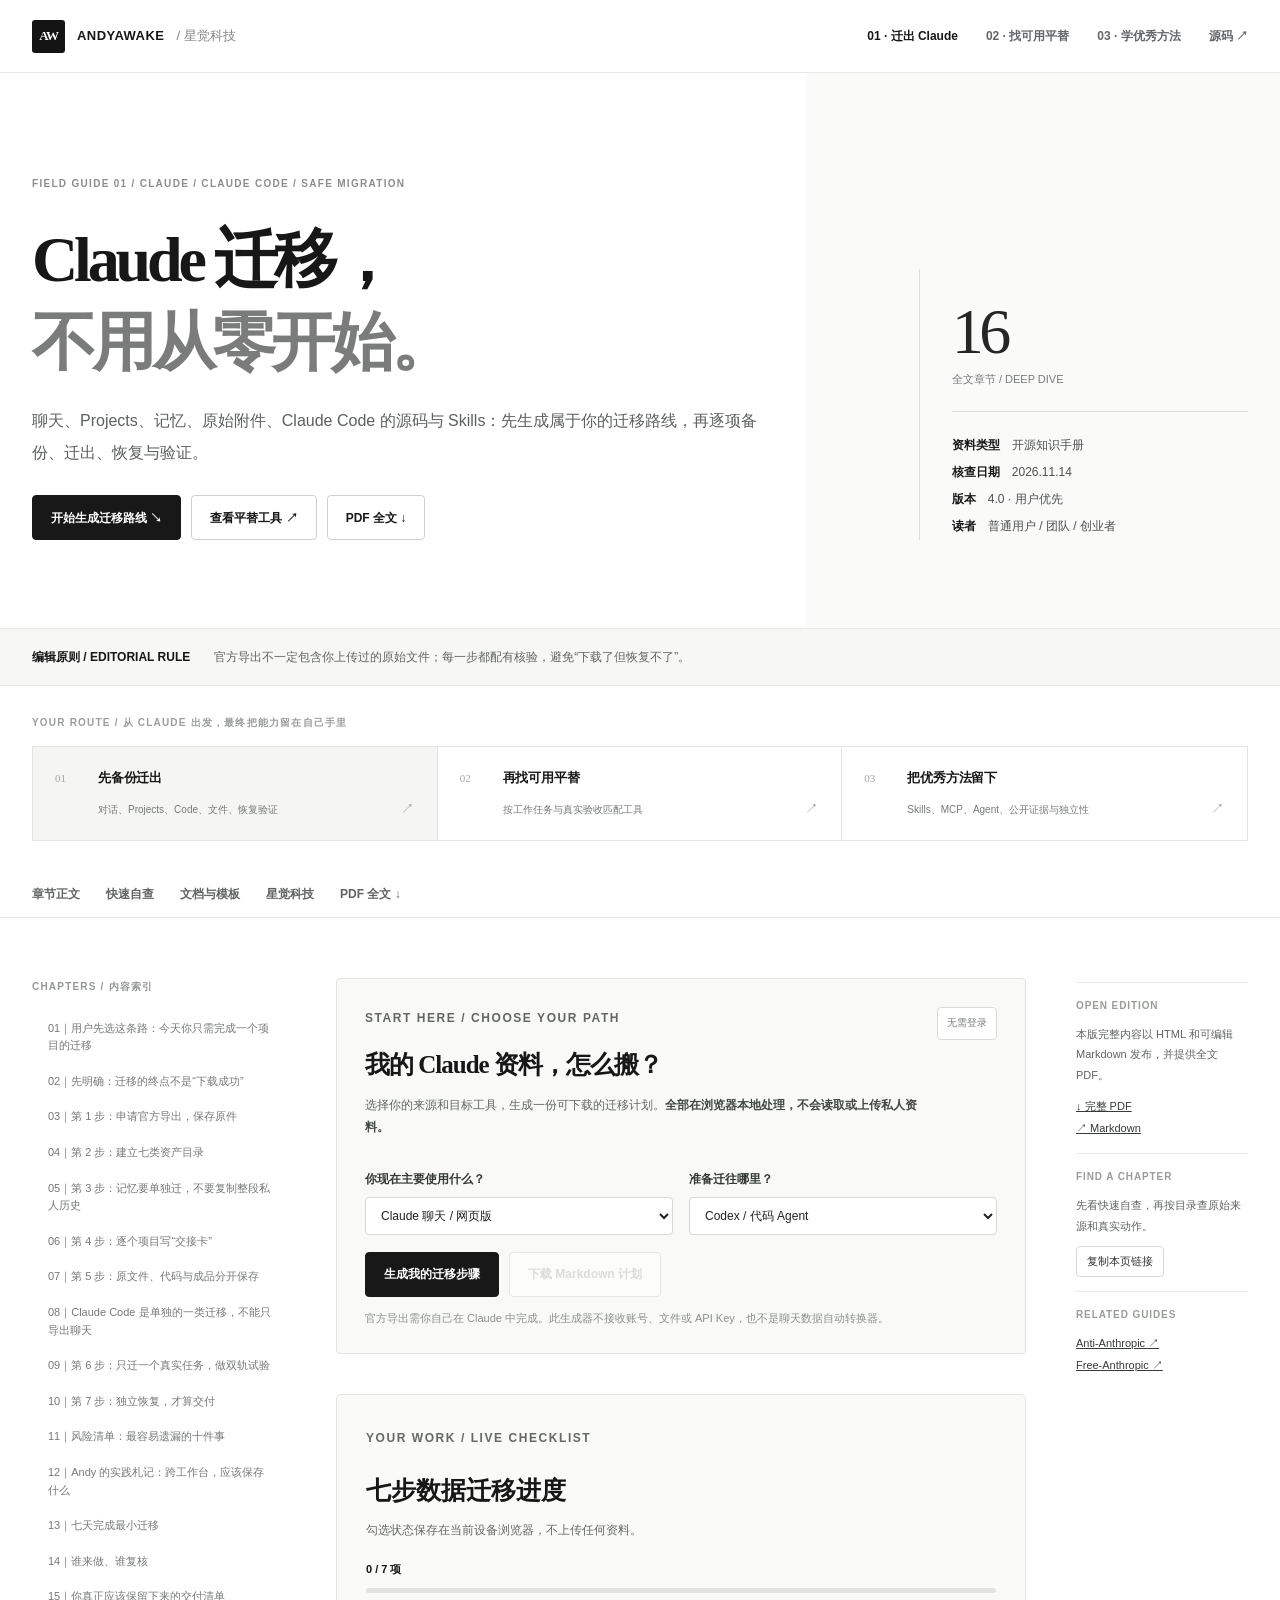
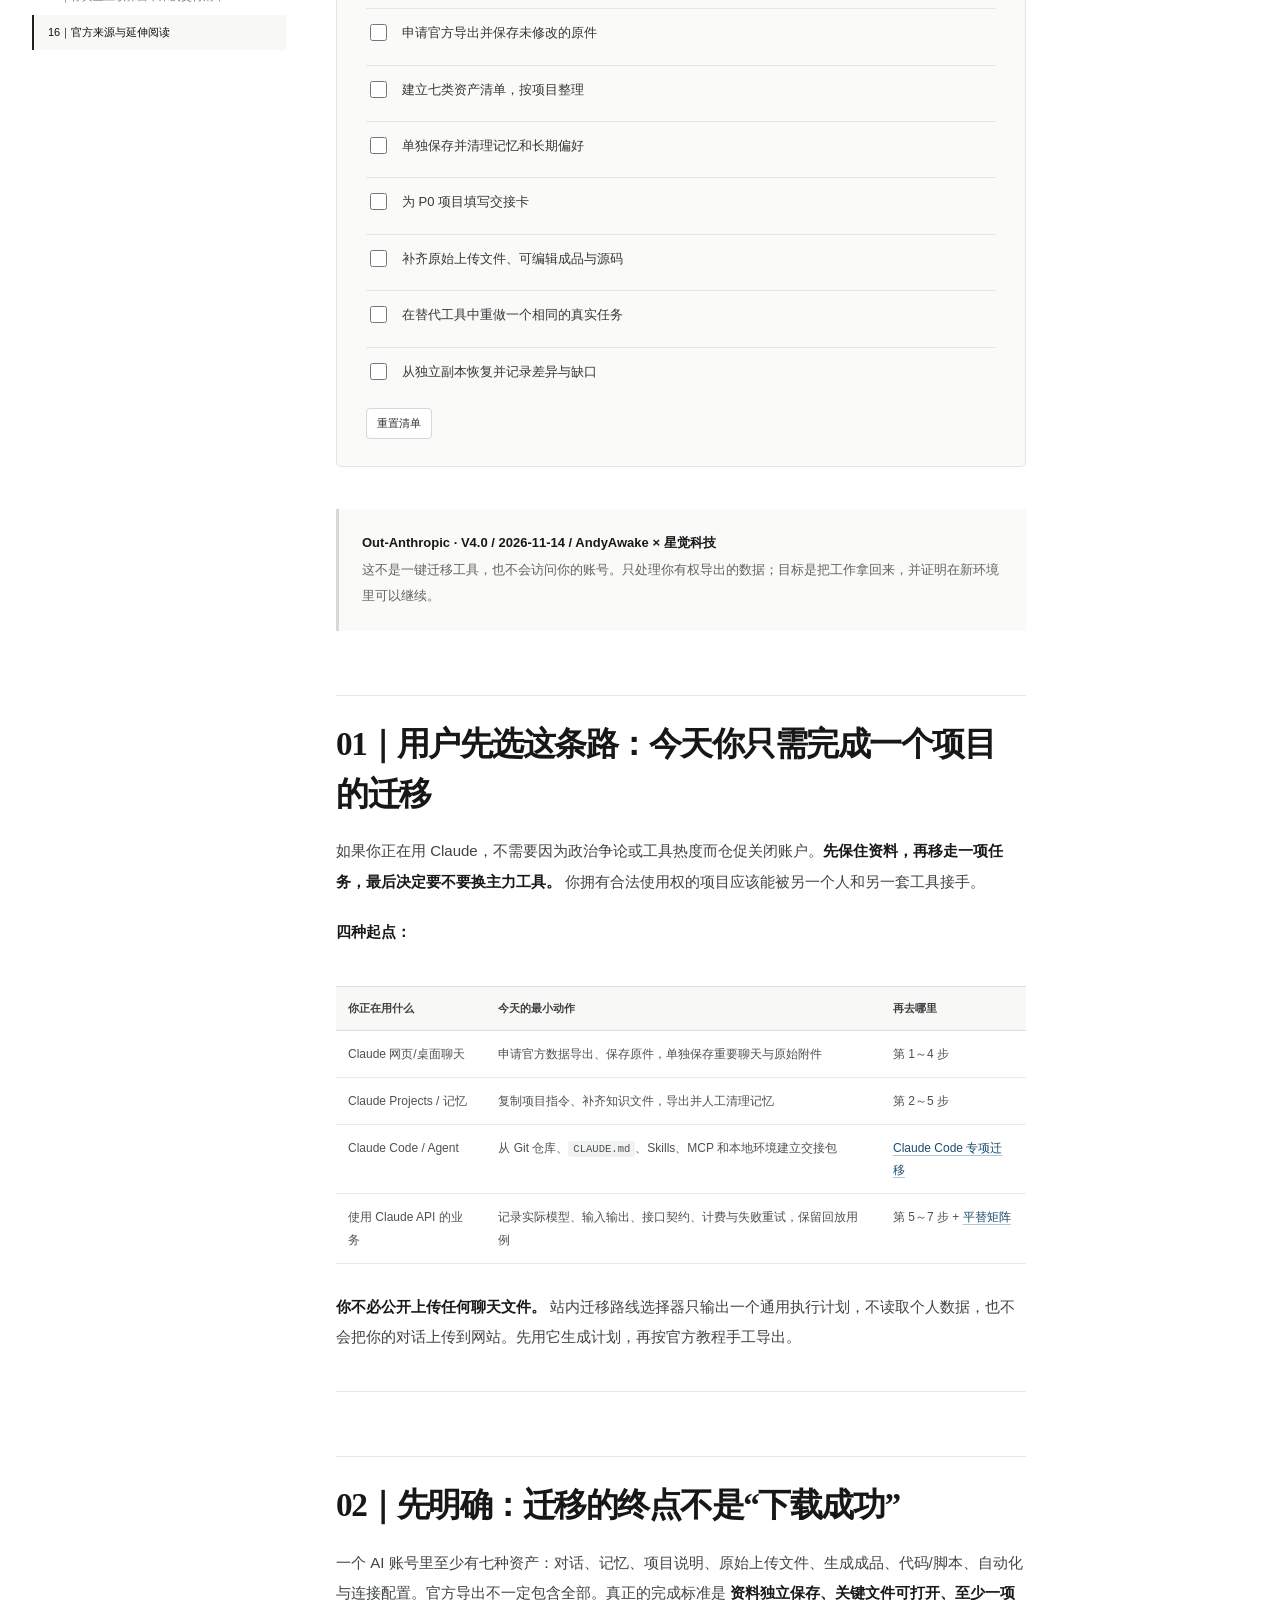
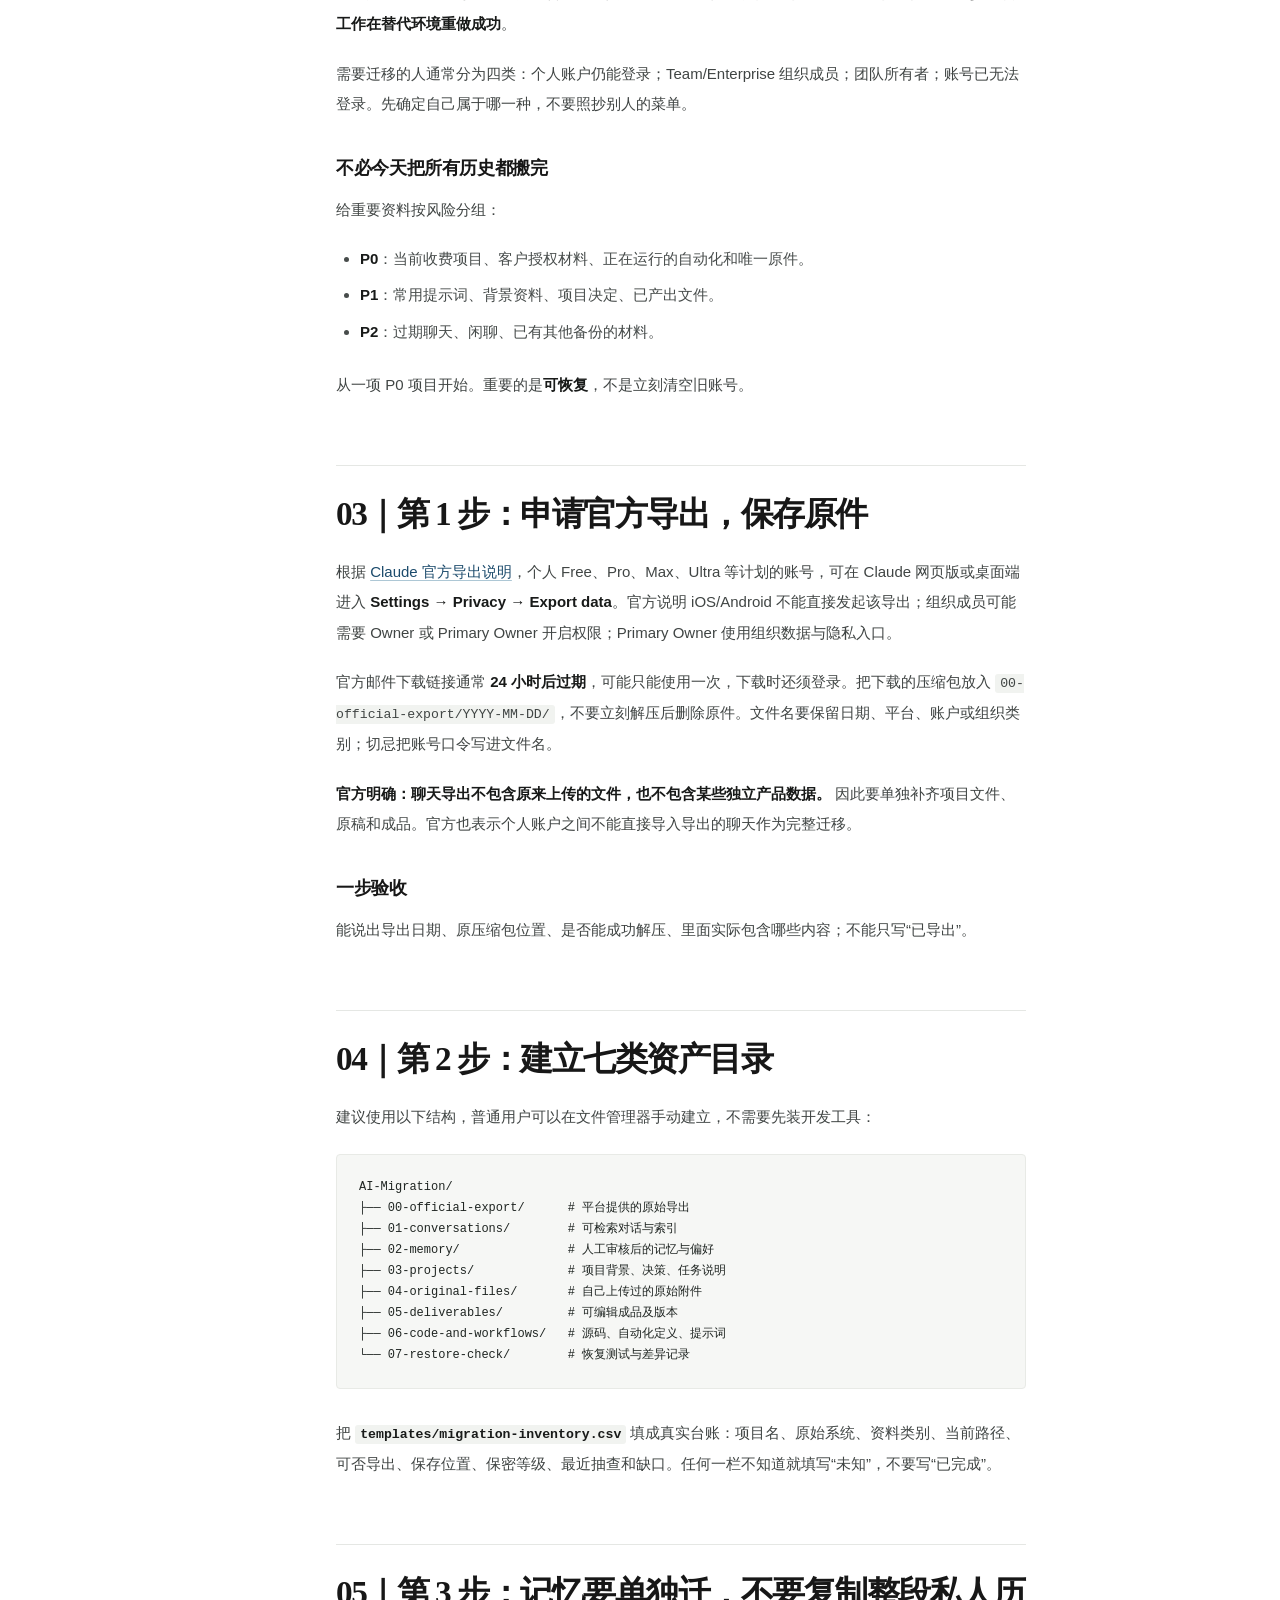
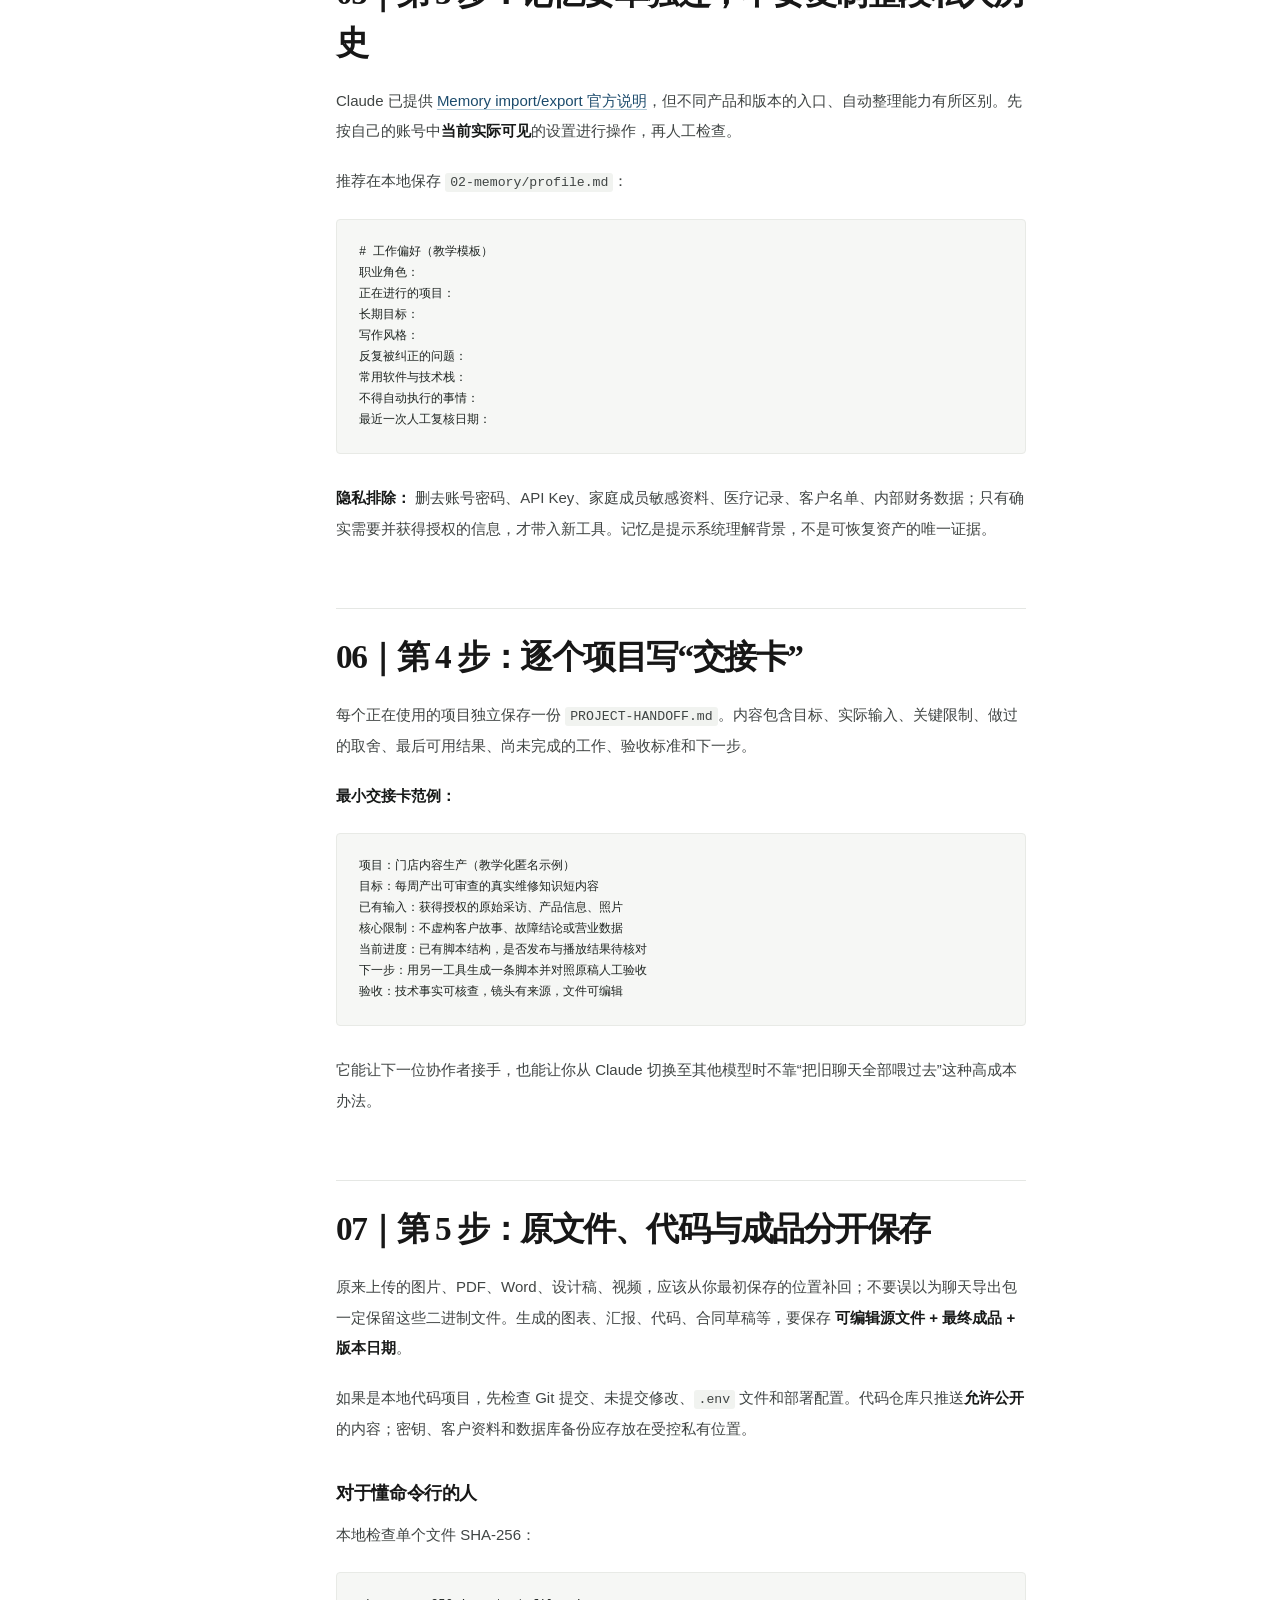
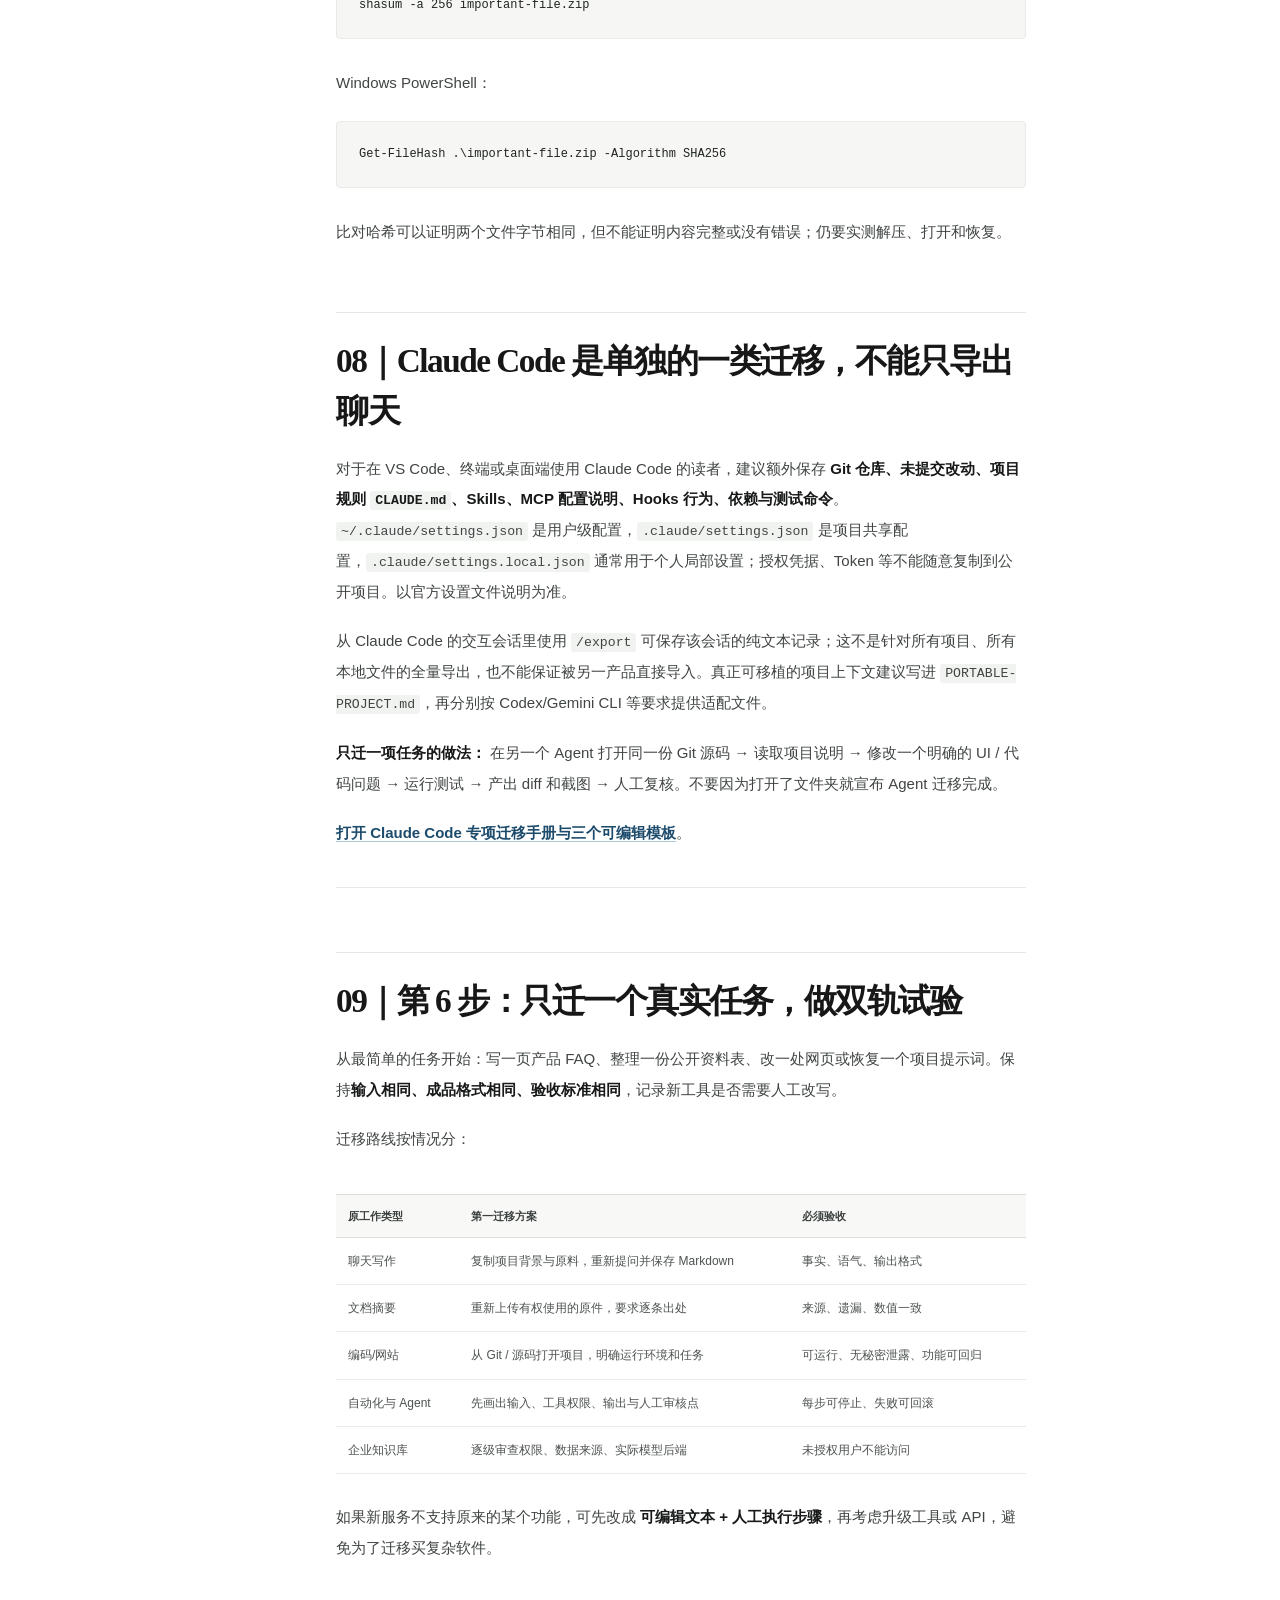
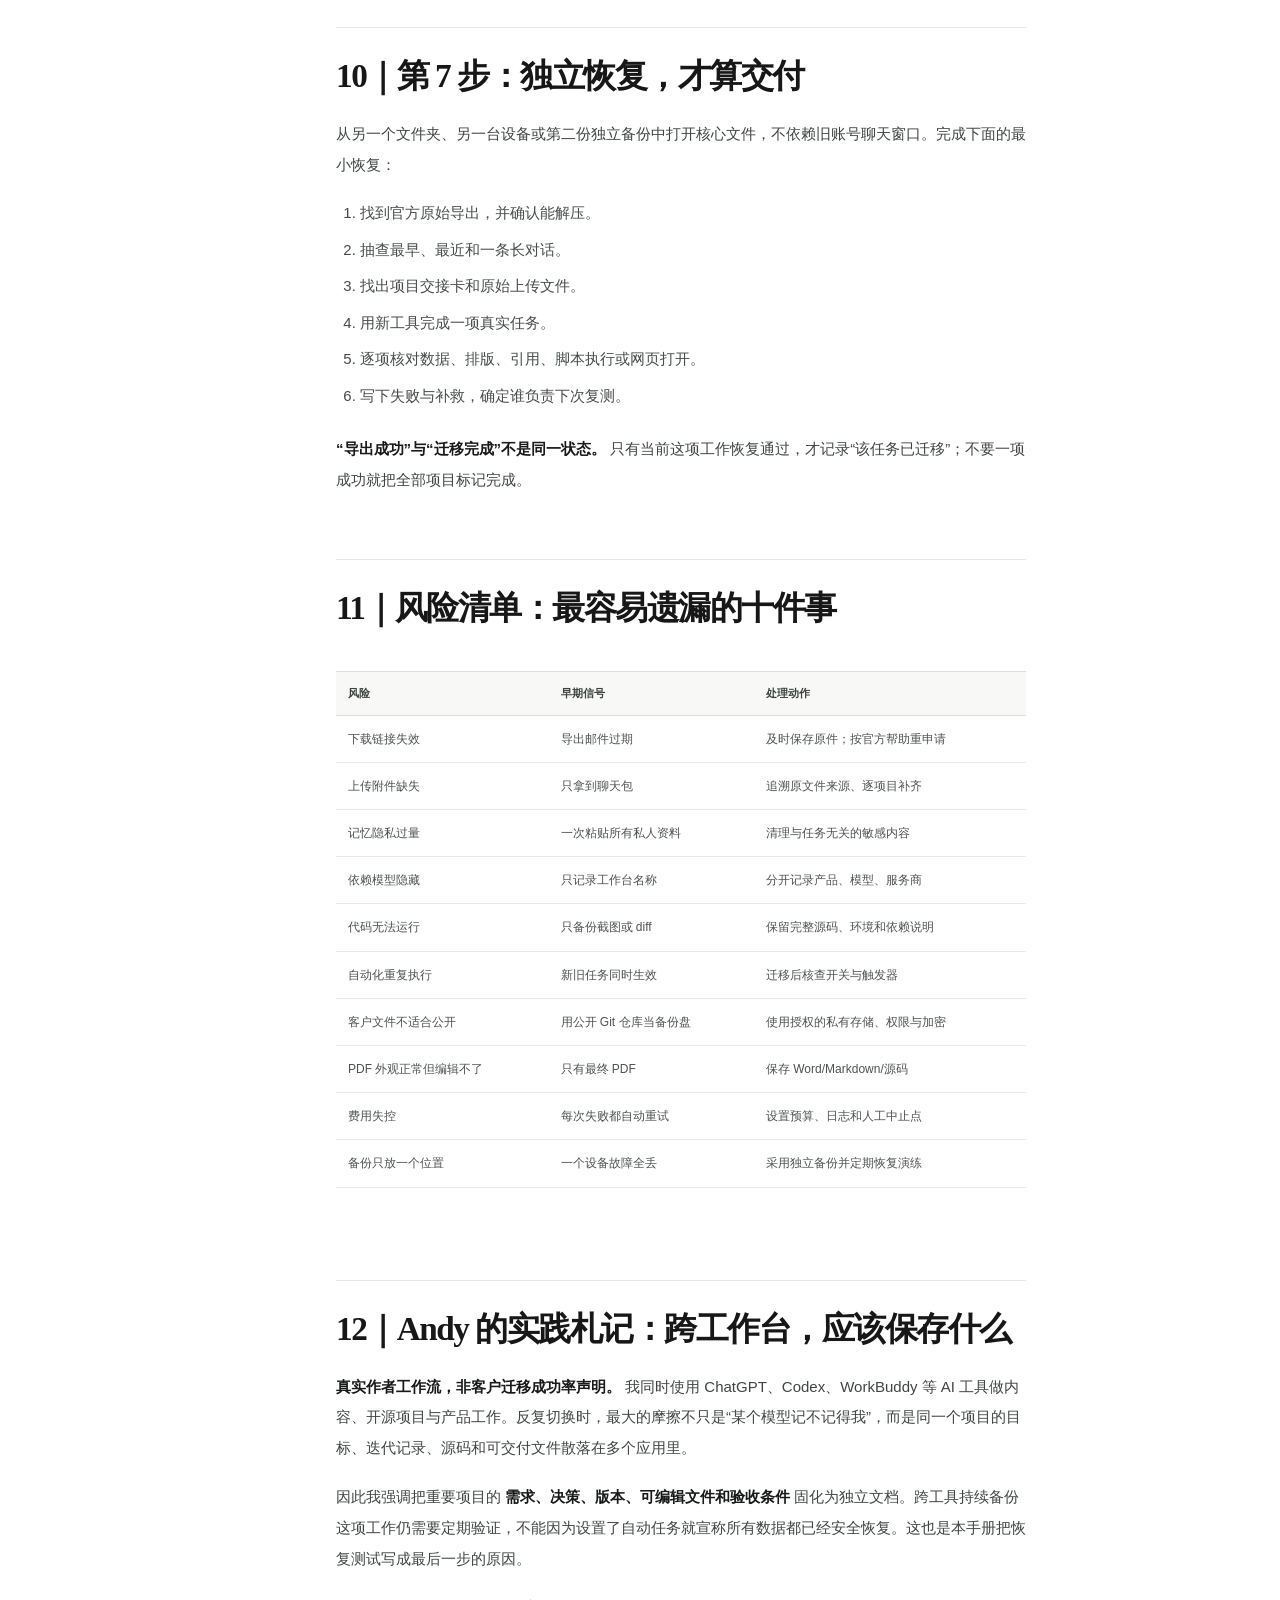
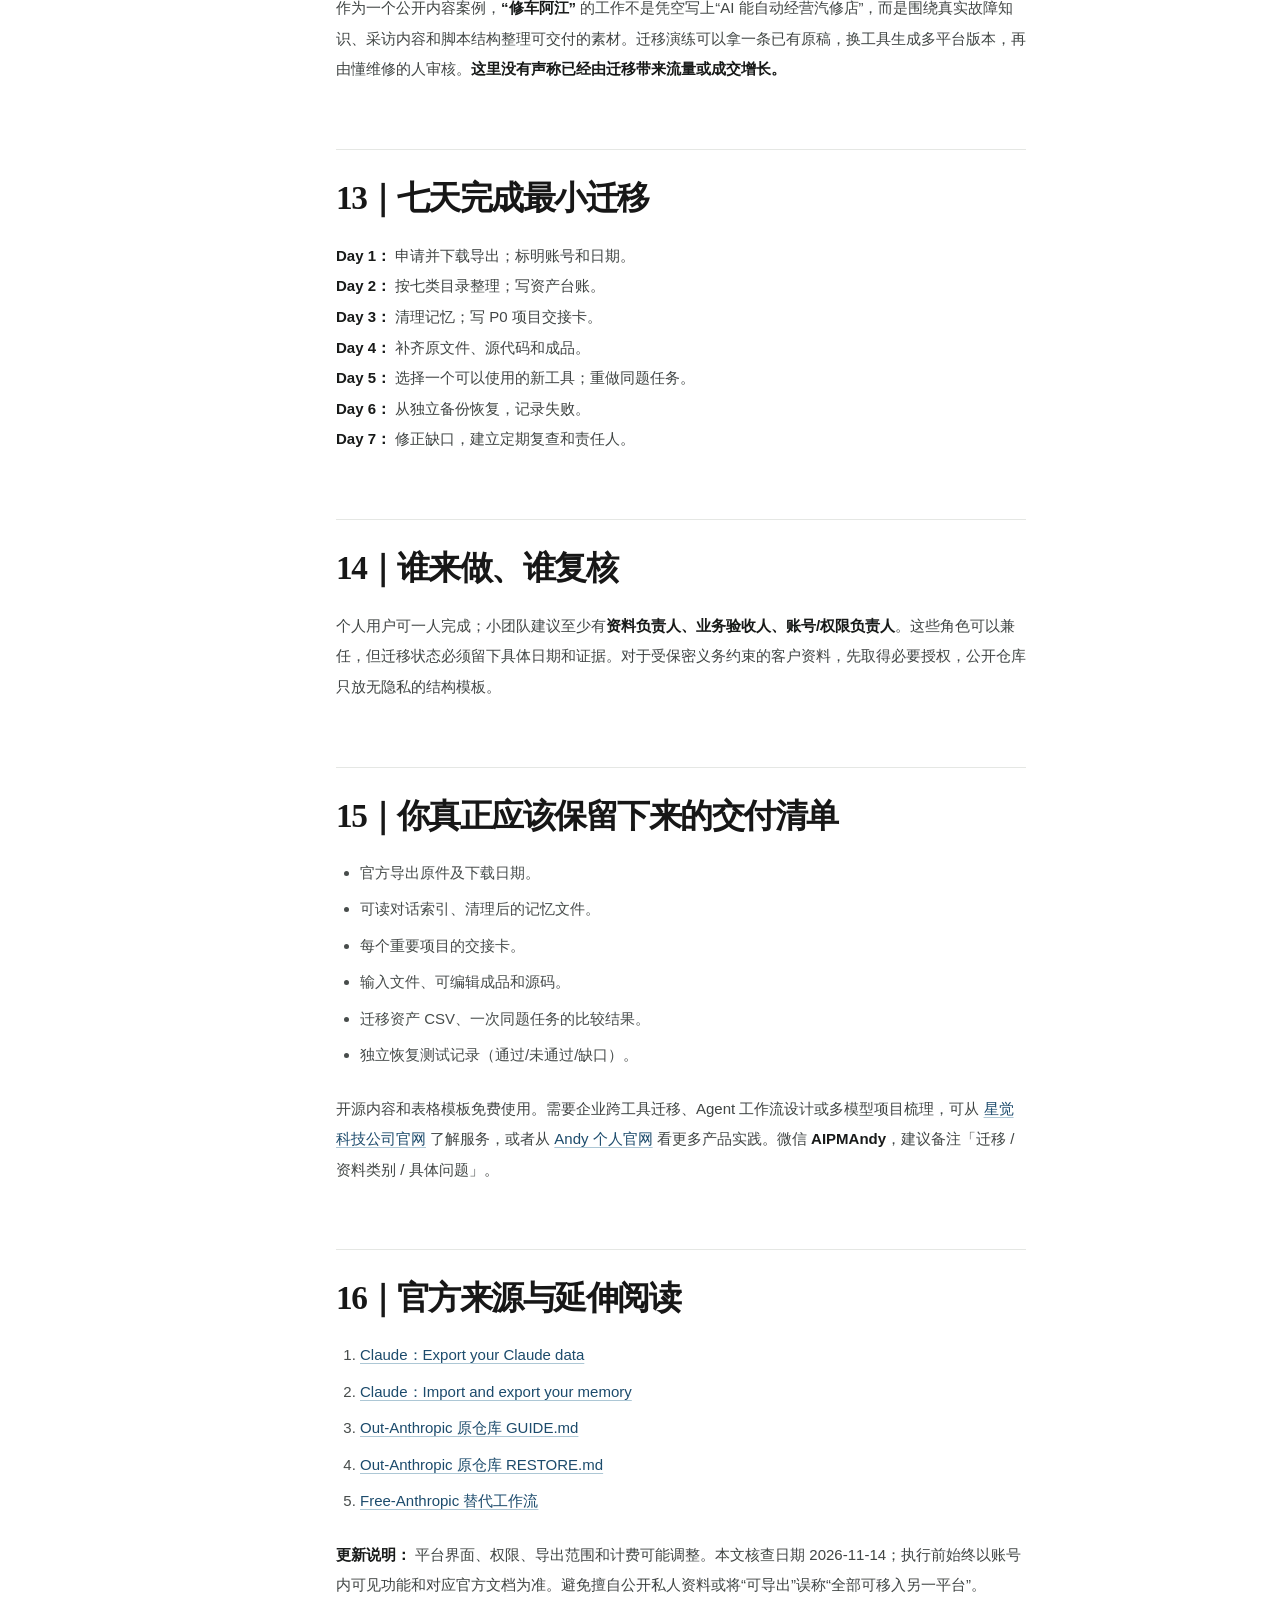
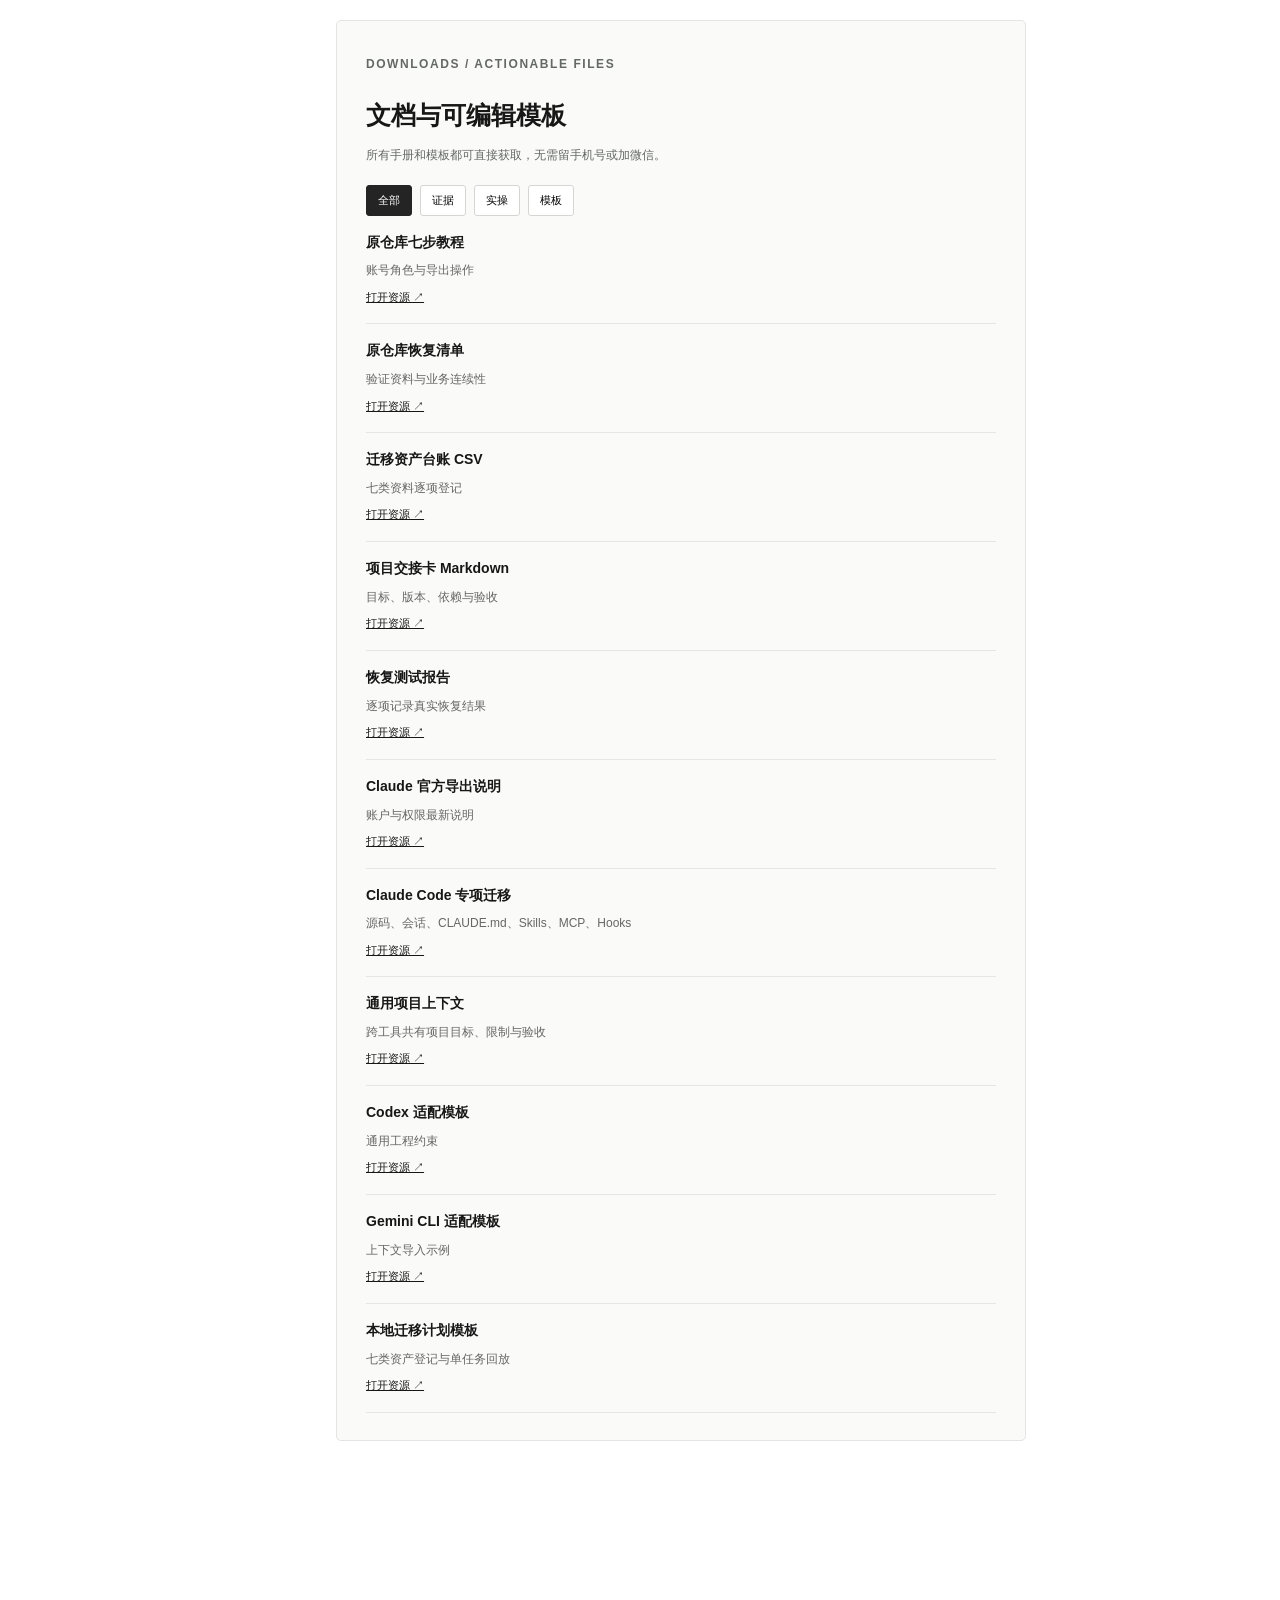
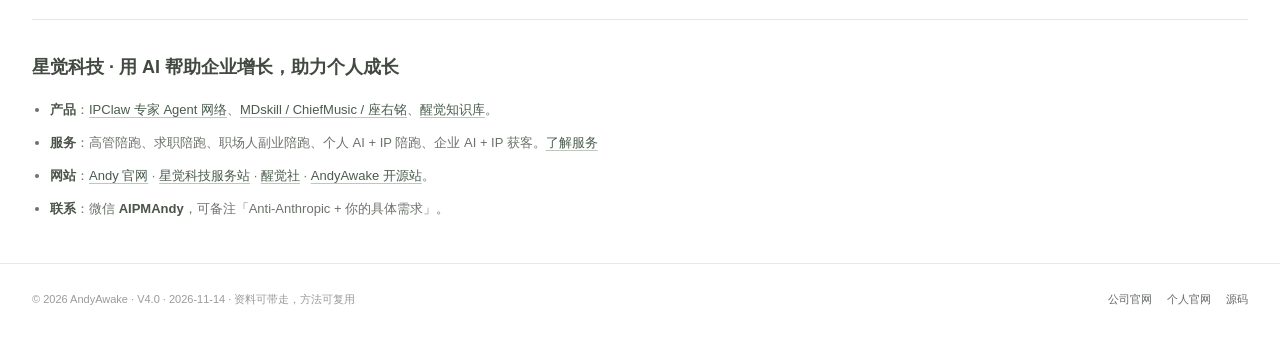
<file: index.html>
<!doctype html><html lang="zh-CN"><head><meta charset="utf-8"><meta name="viewport" content="width=device-width,initial-scale=1"><meta name="color-scheme" content="light"><meta name="theme-color" content="#ffffff"><title>Out-Anthropic · Claude 迁移，不用从零开始。 | AndyAwake</title><meta name="description" content="聊天、Projects、记忆、原始附件、Claude Code 的源码与 Skills：先生成属于你的迁移路线，再逐项备份、迁出、恢复与验证。"><meta name="author" content="AI 酋长 Andy / 星觉科技"><meta name="robots" content="index, follow"><link rel="canonical" href="https://andyawake.github.io/Out-Anthropic/"><meta property="og:type" content="article"><meta property="og:title" content="Out-Anthropic | AndyAwake"><meta property="og:description" content="聊天、Projects、记忆、原始附件、Claude Code 的源码与 Skills：先生成属于你的迁移路线，再逐项备份、迁出、恢复与验证。"><meta property="og:url" content="https://andyawake.github.io/Out-Anthropic/"><link rel="icon" href="assets/favicon.svg" type="image/svg+xml"><link rel="stylesheet" href="assets/style.css?v=20261114-note"><script type="application/ld+json">{"@context": "https://schema.org", "@type": "TechArticle", "headline": "Claude 迁移，不用从零开始。", "inLanguage": "zh-CN", "dateModified": "2026-11-14", "author": {"@type": "Person", "name": "AI 酋长 Andy"}, "publisher": {"@type": "Organization", "name": "星觉科技", "url": "https://www.a6no1.cn/"}, "mainEntityOfPage": "https://andyawake.github.io/Out-Anthropic/"}</script></head>
<body data-project="Out-Anthropic"><a class="skip-link" href="#main-content">跳转正文</a><header class="topbar"><div class="shell topbar-inner"><a class="brand" href="https://github.com/AndyAwake"><span class="brand-logo" aria-hidden="true">AW</span>ANDYAWAKE<span class="brand-sub">/ 星觉科技</span></a><button class="mobile-menu" id="menu-button" aria-expanded="false" aria-controls="top-nav">菜单 ☰</button><nav class="topnav" id="top-nav" aria-label="主导航"><a href="https://andyawake.github.io/Out-Anthropic/" aria-current="page">01 · 迁出 Claude</a><a href="https://andyawake.github.io/Free-Anthropic/" >02 · 找可用平替</a><a href="https://andyawake.github.io/Anti-Anthropic/" >03 · 学优秀方法</a><a href="https://github.com/AndyAwake/Out-Anthropic">源码 ↗</a></nav></div></header>
<section class="hero" id="start"><div class="shell hero-grid"><div><span class="overline">FIELD GUIDE 01 / CLAUDE / CLAUDE CODE / SAFE MIGRATION</span><h1>Claude 迁移，<br><em>不用从零开始。</em></h1><p class="deck">聊天、Projects、记忆、原始附件、Claude Code 的源码与 Skills：先生成属于你的迁移路线，再逐项备份、迁出、恢复与验证。</p><div class="actionset"><a class="button button-primary" href="#route-planner">开始生成迁移路线 ↘</a><a class="button button-light" href="https://andyawake.github.io/Free-Anthropic/">查看平替工具 ↗</a><a class="button button-light" href="assets/guide.pdf" download>PDF 全文 ↓</a></div></div><div class="hero-aside"><div class="big-number">16</div><p>全文章节 / DEEP DIVE</p><hr><div class="aside-meta"><div><b>资料类型</b>　开源知识手册</div><div><b>核查日期</b>　2026.11.14</div><div><b>版本</b>　4.0 · 用户优先</div><div><b>读者</b>　普通用户 / 团队 / 创业者</div></div></div></div></section>
<div class="note-strip"><div class="shell"><b>编辑原则 / EDITORIAL RULE</b><span>官方导出不一定包含你上传过的原始文件；每一步都配有核验，避免“下载了但恢复不了”。</span></div></div>
<div class="shell journey-wrap" aria-label="三步阅读路线"><p class="journey-overline">YOUR ROUTE / 从 Claude 出发，最终把能力留在自己手里</p><div class="journey-grid"><a class="journey-card current" href="https://andyawake.github.io/Out-Anthropic/" aria-current="step"><span class="journey-n">01</span><strong>先备份迁出</strong><small>对话、Projects、Code、文件、恢复验证</small><span class="journey-arrow">↗</span></a><a class="journey-card" href="https://andyawake.github.io/Free-Anthropic/"><span class="journey-n">02</span><strong>再找可用平替</strong><small>按工作任务与真实验收匹配工具</small><span class="journey-arrow">↗</span></a><a class="journey-card" href="https://andyawake.github.io/Anti-Anthropic/"><span class="journey-n">03</span><strong>把优秀方法留下</strong><small>Skills、MCP、Agent、公开证据与独立性</small><span class="journey-arrow">↗</span></a></div></div><div class="tabline"><div class="shell"><a href="#main-content">章节正文</a><a href="#quickcheck">快速自查</a><a href="#resources">文档与模板</a><a href="#about-author">星觉科技</a><a href="assets/guide.pdf">PDF 全文 ↓</a></div></div>
<div class="shell layout" id="main-content"><aside class="toc" aria-label="章节目录"><p>CHAPTERS / 内容索引</p><a href="#chapter-01">01｜用户先选这条路：今天你只需完成一个项目的迁移</a><a href="#chapter-02">02｜先明确：迁移的终点不是“下载成功”</a><a href="#chapter-03">03｜第 1 步：申请官方导出，保存原件</a><a href="#chapter-04">04｜第 2 步：建立七类资产目录</a><a href="#chapter-05">05｜第 3 步：记忆要单独迁，不要复制整段私人历史</a><a href="#chapter-06">06｜第 4 步：逐个项目写“交接卡”</a><a href="#chapter-07">07｜第 5 步：原文件、代码与成品分开保存</a><a href="#chapter-08">08｜Claude Code 是单独的一类迁移，不能只导出聊天</a><a href="#chapter-09">09｜第 6 步：只迁一个真实任务，做双轨试验</a><a href="#chapter-10">10｜第 7 步：独立恢复，才算交付</a><a href="#chapter-11">11｜风险清单：最容易遗漏的十件事</a><a href="#chapter-12">12｜Andy 的实践札记：跨工作台，应该保存什么</a><a href="#chapter-13">13｜七天完成最小迁移</a><a href="#chapter-14">14｜谁来做、谁复核</a><a href="#chapter-15">15｜你真正应该保留下来的交付清单</a><a href="#chapter-16">16｜官方来源与延伸阅读</a></aside>
<div class="bodycolumn"><section class="route-box" id="route-planner" aria-labelledby="planner-heading"><div class="route-head"><div><p class="overline">START HERE / CHOOSE YOUR PATH</p><h2 id="planner-heading">我的 Claude 资料，怎么搬？</h2><p>选择你的来源和目标工具，生成一份可下载的迁移计划。<strong>全部在浏览器本地处理，不会读取或上传私人资料。</strong></p></div><span class="route-tag">无需登录</span></div><div class="route-form"><label for="migration-source">你现在主要使用什么？<select id="migration-source"><option value="web">Claude 聊天 / 网页版</option><option value="projects">Claude Projects / 记忆</option><option value="code">Claude Code / Agent</option><option value="api">Claude API / 自动化</option></select></label><label for="migration-target">准备迁往哪里？<select id="migration-target"><option value="codex">Codex / 代码 Agent</option><option value="workbuddy">WorkBuddy / 国内工作台</option><option value="chatgpt">ChatGPT / 普通聊天</option><option value="gemini">Gemini / Gemini CLI</option><option value="domestic">Kimi / 豆包等国内助手</option><option value="selfhost">本地模型 / 自托管工具</option></select></label></div><div class="route-actions"><button class="button button-primary" id="generate-plan" type="button">生成我的迁移步骤</button><button class="button button-light" id="download-plan" type="button" disabled>下载 Markdown 计划</button></div><div class="route-result" id="migration-result" aria-live="polite" hidden><h3>你的迁移执行卡</h3><pre id="plan-output"></pre></div><p class="route-privacy">官方导出需你自己在 Claude 中完成。此生成器不接收账号、文件或 API Key，也不是聊天数据自动转换器。</p></section><div class="mobile-toc"><details><summary>打开 16 章阅读目录 ↓</summary><a href="#chapter-01">01｜用户先选这条路：今天你只需完成一个项目的迁移</a><a href="#chapter-02">02｜先明确：迁移的终点不是“下载成功”</a><a href="#chapter-03">03｜第 1 步：申请官方导出，保存原件</a><a href="#chapter-04">04｜第 2 步：建立七类资产目录</a><a href="#chapter-05">05｜第 3 步：记忆要单独迁，不要复制整段私人历史</a><a href="#chapter-06">06｜第 4 步：逐个项目写“交接卡”</a><a href="#chapter-07">07｜第 5 步：原文件、代码与成品分开保存</a><a href="#chapter-08">08｜Claude Code 是单独的一类迁移，不能只导出聊天</a><a href="#chapter-09">09｜第 6 步：只迁一个真实任务，做双轨试验</a><a href="#chapter-10">10｜第 7 步：独立恢复，才算交付</a><a href="#chapter-11">11｜风险清单：最容易遗漏的十件事</a><a href="#chapter-12">12｜Andy 的实践札记：跨工作台，应该保存什么</a><a href="#chapter-13">13｜七天完成最小迁移</a><a href="#chapter-14">14｜谁来做、谁复核</a><a href="#chapter-15">15｜你真正应该保留下来的交付清单</a><a href="#chapter-16">16｜官方来源与延伸阅读</a></details></div><div class="ux-widget" id="quickcheck"><p class="overline">YOUR WORK / LIVE CHECKLIST</p><h2>七步数据迁移进度</h2><p>勾选状态保存在当前设备浏览器，不上传任何资料。</p><div class="progress-label" id="progress-value" aria-live="polite">0 / 7 项</div><div class="progress-rail" aria-hidden="true"><div class="progress-fill" id="progress-fill"></div></div><div class="check-items"><label class="check-item"><input type="checkbox" data-check value="item-1"><span>申请官方导出并保存未修改的原件</span></label><label class="check-item"><input type="checkbox" data-check value="item-2"><span>建立七类资产清单，按项目整理</span></label><label class="check-item"><input type="checkbox" data-check value="item-3"><span>单独保存并清理记忆和长期偏好</span></label><label class="check-item"><input type="checkbox" data-check value="item-4"><span>为 P0 项目填写交接卡</span></label><label class="check-item"><input type="checkbox" data-check value="item-5"><span>补齐原始上传文件、可编辑成品与源码</span></label><label class="check-item"><input type="checkbox" data-check value="item-6"><span>在替代工具中重做一个相同的真实任务</span></label><label class="check-item"><input type="checkbox" data-check value="item-7"><span>从独立副本恢复并记录差异与缺口</span></label></div><div style="margin-top:13px"><button class="subtle-btn" id="reset-checks">重置清单</button></div></div><article class="article" aria-label="手册全文"><blockquote>
<p><strong>Out-Anthropic · V4.0 / 2026-11-14 / AndyAwake × 星觉科技</strong><br />
这不是一键迁移工具，也不会访问你的账号。只处理你有权导出的数据；目标是把工作拿回来，并证明在新环境里可以继续。</p>
</blockquote>
<h2 id="chapter-01">01｜用户先选这条路：今天你只需完成一个项目的迁移</h2>
<p>如果你正在用 Claude，不需要因为政治争论或工具热度而仓促关闭账户。<strong>先保住资料，再移走一项任务，最后决定要不要换主力工具。</strong> 你拥有合法使用权的项目应该能被另一个人和另一套工具接手。</p>
<p><strong>四种起点：</strong></p>
<div class="table-scroller"><table>
<thead>
<tr>
  <th>你正在用什么</th>
  <th>今天的最小动作</th>
  <th>再去哪里</th>
</tr>
</thead>
<tbody>
<tr>
  <td>Claude 网页/桌面聊天</td>
  <td>申请官方数据导出、保存原件，单独保存重要聊天与原始附件</td>
  <td>第 1～4 步</td>
</tr>
<tr>
  <td>Claude Projects / 记忆</td>
  <td>复制项目指令、补齐知识文件，导出并人工清理记忆</td>
  <td>第 2～5 步</td>
</tr>
<tr>
  <td>Claude Code / Agent</td>
  <td>从 Git 仓库、<code>CLAUDE.md</code>、Skills、MCP 和本地环境建立交接包</td>
  <td><a href="CLAUDE-CODE-MIGRATION.md">Claude Code 专项迁移</a></td>
</tr>
<tr>
  <td>使用 Claude API 的业务</td>
  <td>记录实际模型、输入输出、接口契约、计费与失败重试，保留回放用例</td>
  <td>第 5～7 步 + <a href="https://github.com/AndyAwake/Free-Anthropic/blob/main/ALTERNATIVE-MATRIX.md">平替矩阵</a></td>
</tr>
</tbody>
</table></div>
<p><strong>你不必公开上传任何聊天文件。</strong> 站内迁移路线选择器只输出一个通用执行计划，不读取个人数据，也不会把你的对话上传到网站。先用它生成计划，再按官方教程手工导出。</p>
<hr />
<h2 id="chapter-02">02｜先明确：迁移的终点不是“下载成功”</h2>
<p>一个 AI 账号里至少有七种资产：对话、记忆、项目说明、原始上传文件、生成成品、代码/脚本、自动化与连接配置。官方导出不一定包含全部。真正的完成标准是 <strong>资料独立保存、关键文件可打开、至少一项工作在替代环境重做成功</strong>。</p>
<p>需要迁移的人通常分为四类：个人账户仍能登录；Team/Enterprise 组织成员；团队所有者；账号已无法登录。先确定自己属于哪一种，不要照抄别人的菜单。</p>
<h3>不必今天把所有历史都搬完</h3>
<p>给重要资料按风险分组：</p>
<ul>
<li><strong>P0</strong>：当前收费项目、客户授权材料、正在运行的自动化和唯一原件。</li>
<li><strong>P1</strong>：常用提示词、背景资料、项目决定、已产出文件。</li>
<li><strong>P2</strong>：过期聊天、闲聊、已有其他备份的材料。</li>
</ul>
<p>从一项 P0 项目开始。重要的是<strong>可恢复</strong>，不是立刻清空旧账号。</p>
<h2 id="chapter-03">03｜第 1 步：申请官方导出，保存原件</h2>
<p>根据 <a href="https://support.claude.com/en/articles/9450526-export-your-claude-data">Claude 官方导出说明</a>，个人 Free、Pro、Max、Ultra 等计划的账号，可在 Claude 网页版或桌面端进入 <strong>Settings → Privacy → Export data</strong>。官方说明 iOS/Android 不能直接发起该导出；组织成员可能需要 Owner 或 Primary Owner 开启权限；Primary Owner 使用组织数据与隐私入口。</p>
<p>官方邮件下载链接通常 <strong>24 小时后过期</strong>，可能只能使用一次，下载时还须登录。把下载的压缩包放入 <code>00-official-export/YYYY-MM-DD/</code>，不要立刻解压后删除原件。文件名要保留日期、平台、账户或组织类别；切忌把账号口令写进文件名。</p>
<p><strong>官方明确：聊天导出不包含原来上传的文件，也不包含某些独立产品数据。</strong> 因此要单独补齐项目文件、原稿和成品。官方也表示个人账户之间不能直接导入导出的聊天作为完整迁移。</p>
<h3>一步验收</h3>
<p>能说出导出日期、原压缩包位置、是否能成功解压、里面实际包含哪些内容；不能只写“已导出”。</p>
<h2 id="chapter-04">04｜第 2 步：建立七类资产目录</h2>
<p>建议使用以下结构，普通用户可以在文件管理器手动建立，不需要先装开发工具：</p>
<pre><code class="language-text">AI-Migration/
├── 00-official-export/      # 平台提供的原始导出
├── 01-conversations/        # 可检索对话与索引
├── 02-memory/               # 人工审核后的记忆与偏好
├── 03-projects/             # 项目背景、决策、任务说明
├── 04-original-files/       # 自己上传过的原始附件
├── 05-deliverables/         # 可编辑成品及版本
├── 06-code-and-workflows/   # 源码、自动化定义、提示词
└── 07-restore-check/        # 恢复测试与差异记录
</code></pre>
<p>把 <strong><code>templates/migration-inventory.csv</code></strong> 填成真实台账：项目名、原始系统、资料类别、当前路径、可否导出、保存位置、保密等级、最近抽查和缺口。任何一栏不知道就填写“未知”，不要写“已完成”。</p>
<h2 id="chapter-05">05｜第 3 步：记忆要单独迁，不要复制整段私人历史</h2>
<p>Claude 已提供 <a href="https://support.claude.com/en/articles/12123587-import-and-export-your-memory-from-claude">Memory import/export 官方说明</a>，但不同产品和版本的入口、自动整理能力有所区别。先按自己的账号中<strong>当前实际可见</strong>的设置进行操作，再人工检查。</p>
<p>推荐在本地保存 <code>02-memory/profile.md</code>：</p>
<pre><code class="language-text"># 工作偏好（教学模板）
职业角色：
正在进行的项目：
长期目标：
写作风格：
反复被纠正的问题：
常用软件与技术栈：
不得自动执行的事情：
最近一次人工复核日期：
</code></pre>
<p><strong>隐私排除：</strong> 删去账号密码、API Key、家庭成员敏感资料、医疗记录、客户名单、内部财务数据；只有确实需要并获得授权的信息，才带入新工具。记忆是提示系统理解背景，不是可恢复资产的唯一证据。</p>
<h2 id="chapter-06">06｜第 4 步：逐个项目写“交接卡”</h2>
<p>每个正在使用的项目独立保存一份 <code>PROJECT-HANDOFF.md</code>。内容包含目标、实际输入、关键限制、做过的取舍、最后可用结果、尚未完成的工作、验收标准和下一步。</p>
<p><strong>最小交接卡范例：</strong></p>
<pre><code class="language-text">项目：门店内容生产（教学化匿名示例）
目标：每周产出可审查的真实维修知识短内容
已有输入：获得授权的原始采访、产品信息、照片
核心限制：不虚构客户故事、故障结论或营业数据
当前进度：已有脚本结构，是否发布与播放结果待核对
下一步：用另一工具生成一条脚本并对照原稿人工验收
验收：技术事实可核查，镜头有来源，文件可编辑
</code></pre>
<p>它能让下一位协作者接手，也能让你从 Claude 切换至其他模型时不靠“把旧聊天全部喂过去”这种高成本办法。</p>
<h2 id="chapter-07">07｜第 5 步：原文件、代码与成品分开保存</h2>
<p>原来上传的图片、PDF、Word、设计稿、视频，应该从你最初保存的位置补回；不要误以为聊天导出包一定保留这些二进制文件。生成的图表、汇报、代码、合同草稿等，要保存 <strong>可编辑源文件 + 最终成品 + 版本日期</strong>。</p>
<p>如果是本地代码项目，先检查 Git 提交、未提交修改、<code>.env</code> 文件和部署配置。代码仓库只推送<strong>允许公开</strong>的内容；密钥、客户资料和数据库备份应存放在受控私有位置。</p>
<h3>对于懂命令行的人</h3>
<p>本地检查单个文件 SHA-256：</p>
<pre><code class="language-bash">shasum -a 256 important-file.zip
</code></pre>
<p>Windows PowerShell：</p>
<pre><code class="language-powershell">Get-FileHash .\important-file.zip -Algorithm SHA256
</code></pre>
<p>比对哈希可以证明两个文件字节相同，但不能证明内容完整或没有错误；仍要实测解压、打开和恢复。</p>
<h2 id="chapter-08">08｜Claude Code 是单独的一类迁移，不能只导出聊天</h2>
<p>对于在 VS Code、终端或桌面端使用 Claude Code 的读者，建议额外保存 <strong>Git 仓库、未提交改动、项目规则 <code>CLAUDE.md</code>、Skills、MCP 配置说明、Hooks 行为、依赖与测试命令</strong>。<code>~/.claude/settings.json</code> 是用户级配置，<code>.claude/settings.json</code> 是项目共享配置，<code>.claude/settings.local.json</code> 通常用于个人局部设置；授权凭据、Token 等不能随意复制到公开项目。以官方设置文件说明为准。</p>
<p>从 Claude Code 的交互会话里使用 <code>/export</code> 可保存该会话的纯文本记录；这不是针对所有项目、所有本地文件的全量导出，也不能保证被另一产品直接导入。真正可移植的项目上下文建议写进 <code>PORTABLE-PROJECT.md</code>，再分别按 Codex/Gemini CLI 等要求提供适配文件。</p>
<p><strong>只迁一项任务的做法：</strong> 在另一个 Agent 打开同一份 Git 源码 → 读取项目说明 → 修改一个明确的 UI / 代码问题 → 运行测试 → 产出 diff 和截图 → 人工复核。不要因为打开了文件夹就宣布 Agent 迁移完成。</p>
<p><strong><a href="CLAUDE-CODE-MIGRATION.md">打开 Claude Code 专项迁移手册与三个可编辑模板</a></strong>。</p>
<hr />
<h2 id="chapter-09">09｜第 6 步：只迁一个真实任务，做双轨试验</h2>
<p>从最简单的任务开始：写一页产品 FAQ、整理一份公开资料表、改一处网页或恢复一个项目提示词。保持<strong>输入相同、成品格式相同、验收标准相同</strong>，记录新工具是否需要人工改写。</p>
<p>迁移路线按情况分：</p>
<div class="table-scroller"><table>
<thead>
<tr>
  <th>原工作类型</th>
  <th>第一迁移方案</th>
  <th>必须验收</th>
</tr>
</thead>
<tbody>
<tr>
  <td>聊天写作</td>
  <td>复制项目背景与原料，重新提问并保存 Markdown</td>
  <td>事实、语气、输出格式</td>
</tr>
<tr>
  <td>文档摘要</td>
  <td>重新上传有权使用的原件，要求逐条出处</td>
  <td>来源、遗漏、数值一致</td>
</tr>
<tr>
  <td>编码/网站</td>
  <td>从 Git / 源码打开项目，明确运行环境和任务</td>
  <td>可运行、无秘密泄露、功能可回归</td>
</tr>
<tr>
  <td>自动化与 Agent</td>
  <td>先画出输入、工具权限、输出与人工审核点</td>
  <td>每步可停止、失败可回滚</td>
</tr>
<tr>
  <td>企业知识库</td>
  <td>逐级审查权限、数据来源、实际模型后端</td>
  <td>未授权用户不能访问</td>
</tr>
</tbody>
</table></div>
<p>如果新服务不支持原来的某个功能，可先改成 <strong>可编辑文本 + 人工执行步骤</strong>，再考虑升级工具或 API，避免为了迁移买复杂软件。</p>
<h2 id="chapter-10">10｜第 7 步：独立恢复，才算交付</h2>
<p>从另一个文件夹、另一台设备或第二份独立备份中打开核心文件，不依赖旧账号聊天窗口。完成下面的最小恢复：</p>
<ol>
<li>找到官方原始导出，并确认能解压。</li>
<li>抽查最早、最近和一条长对话。</li>
<li>找出项目交接卡和原始上传文件。</li>
<li>用新工具完成一项真实任务。</li>
<li>逐项核对数据、排版、引用、脚本执行或网页打开。</li>
<li>写下失败与补救，确定谁负责下次复测。</li>
</ol>
<p><strong>“导出成功”与“迁移完成”不是同一状态。</strong> 只有当前这项工作恢复通过，才记录“该任务已迁移”；不要一项成功就把全部项目标记完成。</p>
<h2 id="chapter-11">11｜风险清单：最容易遗漏的十件事</h2>
<div class="table-scroller"><table>
<thead>
<tr>
  <th>风险</th>
  <th>早期信号</th>
  <th>处理动作</th>
</tr>
</thead>
<tbody>
<tr>
  <td>下载链接失效</td>
  <td>导出邮件过期</td>
  <td>及时保存原件；按官方帮助重申请</td>
</tr>
<tr>
  <td>上传附件缺失</td>
  <td>只拿到聊天包</td>
  <td>追溯原文件来源、逐项目补齐</td>
</tr>
<tr>
  <td>记忆隐私过量</td>
  <td>一次粘贴所有私人资料</td>
  <td>清理与任务无关的敏感内容</td>
</tr>
<tr>
  <td>依赖模型隐藏</td>
  <td>只记录工作台名称</td>
  <td>分开记录产品、模型、服务商</td>
</tr>
<tr>
  <td>代码无法运行</td>
  <td>只备份截图或 diff</td>
  <td>保留完整源码、环境和依赖说明</td>
</tr>
<tr>
  <td>自动化重复执行</td>
  <td>新旧任务同时生效</td>
  <td>迁移后核查开关与触发器</td>
</tr>
<tr>
  <td>客户文件不适合公开</td>
  <td>用公开 Git 仓库当备份盘</td>
  <td>使用授权的私有存储、权限与加密</td>
</tr>
<tr>
  <td>PDF 外观正常但编辑不了</td>
  <td>只有最终 PDF</td>
  <td>保存 Word/Markdown/源码</td>
</tr>
<tr>
  <td>费用失控</td>
  <td>每次失败都自动重试</td>
  <td>设置预算、日志和人工中止点</td>
</tr>
<tr>
  <td>备份只放一个位置</td>
  <td>一个设备故障全丢</td>
  <td>采用独立备份并定期恢复演练</td>
</tr>
</tbody>
</table></div>
<h2 id="chapter-12">12｜Andy 的实践札记：跨工作台，应该保存什么</h2>
<p><strong>真实作者工作流，非客户迁移成功率声明。</strong> 我同时使用 ChatGPT、Codex、WorkBuddy 等 AI 工具做内容、开源项目与产品工作。反复切换时，最大的摩擦不只是“某个模型记不记得我”，而是同一个项目的目标、迭代记录、源码和可交付文件散落在多个应用里。</p>
<p>因此我强调把重要项目的 <strong>需求、决策、版本、可编辑文件和验收条件</strong> 固化为独立文档。跨工具持续备份这项工作仍需要定期验证，不能因为设置了自动任务就宣称所有数据都已经安全恢复。这也是本手册把恢复测试写成最后一步的原因。</p>
<p>作为一个公开内容案例，<strong>“修车阿江”</strong> 的工作不是凭空写上“AI 能自动经营汽修店”，而是围绕真实故障知识、采访内容和脚本结构整理可交付的素材。迁移演练可以拿一条已有原稿，换工具生成多平台版本，再由懂维修的人审核。<strong>这里没有声称已经由迁移带来流量或成交增长。</strong></p>
<h2 id="chapter-13">13｜七天完成最小迁移</h2>
<p><strong>Day 1：</strong> 申请并下载导出；标明账号和日期。<br />
<strong>Day 2：</strong> 按七类目录整理；写资产台账。<br />
<strong>Day 3：</strong> 清理记忆；写 P0 项目交接卡。<br />
<strong>Day 4：</strong> 补齐原文件、源代码和成品。<br />
<strong>Day 5：</strong> 选择一个可以使用的新工具；重做同题任务。<br />
<strong>Day 6：</strong> 从独立备份恢复，记录失败。<br />
<strong>Day 7：</strong> 修正缺口，建立定期复查和责任人。</p>
<h2 id="chapter-14">14｜谁来做、谁复核</h2>
<p>个人用户可一人完成；小团队建议至少有<strong>资料负责人、业务验收人、账号/权限负责人</strong>。这些角色可以兼任，但迁移状态必须留下具体日期和证据。对于受保密义务约束的客户资料，先取得必要授权，公开仓库只放无隐私的结构模板。</p>
<h2 id="chapter-15">15｜你真正应该保留下来的交付清单</h2>
<ul>
<li>官方导出原件及下载日期。</li>
<li>可读对话索引、清理后的记忆文件。</li>
<li>每个重要项目的交接卡。</li>
<li>输入文件、可编辑成品和源码。</li>
<li>迁移资产 CSV、一次同题任务的比较结果。</li>
<li>独立恢复测试记录（通过/未通过/缺口）。</li>
</ul>
<p>开源内容和表格模板免费使用。需要企业跨工具迁移、Agent 工作流设计或多模型项目梳理，可从 <a href="https://www.a6no1.cn/">星觉科技公司官网</a> 了解服务，或者从 <a href="https://metaver.vip/">Andy 个人官网</a> 看更多产品实践。微信 <strong>AIPMAndy</strong>，建议备注「迁移 / 资料类别 / 具体问题」。</p>
<h2 id="chapter-16">16｜官方来源与延伸阅读</h2>
<ol>
<li><a href="https://support.claude.com/en/articles/9450526-export-your-claude-data">Claude：Export your Claude data</a></li>
<li><a href="https://support.claude.com/en/articles/12123587-import-and-export-your-memory-from-claude">Claude：Import and export your memory</a></li>
<li><a href="https://github.com/AndyAwake/Out-Anthropic/blob/main/GUIDE.md">Out-Anthropic 原仓库 GUIDE.md</a></li>
<li><a href="https://github.com/AndyAwake/Out-Anthropic/blob/main/RESTORE.md">Out-Anthropic 原仓库 RESTORE.md</a></li>
<li><a href="https://github.com/AndyAwake/Free-Anthropic">Free-Anthropic 替代工作流</a></li>
</ol>
<p><strong>更新说明：</strong> 平台界面、权限、导出范围和计费可能调整。本文核查日期 2026-11-14；执行前始终以账号内可见功能和对应官方文档为准。避免擅自公开私人资料或将“可导出”误称“全部可移入另一平台”。</p>
</article><section class="ux-widget" id="resources"><p class="overline">DOWNLOADS / ACTIONABLE FILES</p><h2>文档与可编辑模板</h2><p>所有手册和模板都可直接获取，无需留手机号或加微信。</p><div class="category-pills" aria-label="筛选资源"><button type="button" data-filter="all" aria-pressed="true">全部</button><button type="button" data-filter="research" aria-pressed="false">证据</button><button type="button" data-filter="practice" aria-pressed="false">实操</button><button type="button" data-filter="template" aria-pressed="false">模板</button></div><div class="resource-card" data-category="research"><h3>原仓库七步教程</h3><p>账号角色与导出操作</p><a href="https://github.com/AndyAwake/Out-Anthropic/blob/main/GUIDE.md" target="_blank" rel="noopener noreferrer">打开资源 ↗</a></div><div class="resource-card" data-category="practice"><h3>原仓库恢复清单</h3><p>验证资料与业务连续性</p><a href="https://github.com/AndyAwake/Out-Anthropic/blob/main/RESTORE.md" target="_blank" rel="noopener noreferrer">打开资源 ↗</a></div><div class="resource-card" data-category="template"><h3>迁移资产台账 CSV</h3><p>七类资料逐项登记</p><a href="templates/migration-inventory.csv">打开资源 ↗</a></div><div class="resource-card" data-category="template"><h3>项目交接卡 Markdown</h3><p>目标、版本、依赖与验收</p><a href="templates/PROJECT-HANDOFF.md">打开资源 ↗</a></div><div class="resource-card" data-category="template"><h3>恢复测试报告</h3><p>逐项记录真实恢复结果</p><a href="templates/restore-report.md">打开资源 ↗</a></div><div class="resource-card" data-category="research"><h3>Claude 官方导出说明</h3><p>账户与权限最新说明</p><a href="https://support.claude.com/en/articles/9450526-export-your-claude-data" target="_blank" rel="noopener noreferrer">打开资源 ↗</a></div><div class="resource-card" data-category="practice"><h3>Claude Code 专项迁移</h3><p>源码、会话、CLAUDE.md、Skills、MCP、Hooks</p><a href="CLAUDE-CODE-MIGRATION.md">打开资源 ↗</a></div><div class="resource-card" data-category="template"><h3>通用项目上下文</h3><p>跨工具共有项目目标、限制与验收</p><a href="templates/PORTABLE-PROJECT.md">打开资源 ↗</a></div><div class="resource-card" data-category="template"><h3>Codex 适配模板</h3><p>通用工程约束</p><a href="templates/AGENTS.md">打开资源 ↗</a></div><div class="resource-card" data-category="template"><h3>Gemini CLI 适配模板</h3><p>上下文导入示例</p><a href="templates/GEMINI.md">打开资源 ↗</a></div><div class="resource-card" data-category="template"><h3>本地迁移计划模板</h3><p>七类资产登记与单任务回放</p><a href="templates/MIGRATION-PLAN.md">打开资源 ↗</a></div></section></div>
<aside class="inline-tools"><div class="right-block"><h3>OPEN EDITION</h3><p>本版完整内容以 HTML 和可编辑 Markdown 发布，并提供全文 PDF。</p><a href="assets/guide.pdf">↓ 完整 PDF</a><a href="HANDBOOK.md">↗ Markdown</a></div><div class="right-block"><h3>FIND A CHAPTER</h3><p>先看快速自查，再按目录查原始来源和真实动作。</p><button class="copy-link" data-copy="https://andyawake.github.io/Out-Anthropic/">复制本页链接</button></div><div class="right-block"><h3>RELATED GUIDES</h3><a href="https://andyawake.github.io/Anti-Anthropic/">Anti-Anthropic ↗</a><a href="https://andyawake.github.io/Free-Anthropic/">Free-Anthropic ↗</a></div></aside></div>
<section class="shell project-note" id="about-author" aria-labelledby="project-note-title"><h2 id="project-note-title">星觉科技 · 用 AI 帮助企业增长，助力个人成长</h2><ul><li><strong>产品</strong>：<a href="https://metaver.vip/ipclaw">IPClaw 专家 Agent 网络</a>、<a href="https://metaver.vip/products">MDskill / ChiefMusic / 座右铭</a>、<a href="https://kb.metaver.vip/s/19ea264c-d09c-435b-9d0d-a9d0cd1c9e7c">醒觉知识库</a>。</li><li><strong>服务</strong>：高管陪跑、求职陪跑、职场人副业陪跑、个人 AI + IP 陪跑、企业 AI + IP 获客。<a href="https://www.a6no1.cn/services">了解服务</a></li><li><strong>网站</strong>：<a href="https://metaver.vip/">Andy 官网</a> · <a href="https://www.a6no1.cn/services">星觉科技服务站</a> · <a href="https://www.a6no1.cn/awake">醒觉社</a> · <a href="https://github.com/AndyAwake">AndyAwake 开源站</a>。</li><li><strong>联系</strong>：微信 <strong>AIPMAndy</strong>，可备注「Anti-Anthropic + 你的具体需求」。</li></ul></section>
<footer class="foot"><div class="shell"><span>© 2026 AndyAwake · V4.0 · 2026-11-14 · 资料可带走，方法可复用</span><div class="footer-cross"><a href="https://www.a6no1.cn/">公司官网</a><a href="https://metaver.vip/">个人官网</a><a href="https://github.com/AndyAwake/Out-Anthropic">源码</a></div></div></footer><script defer src="assets/app.js"></script></body></html>
</file>
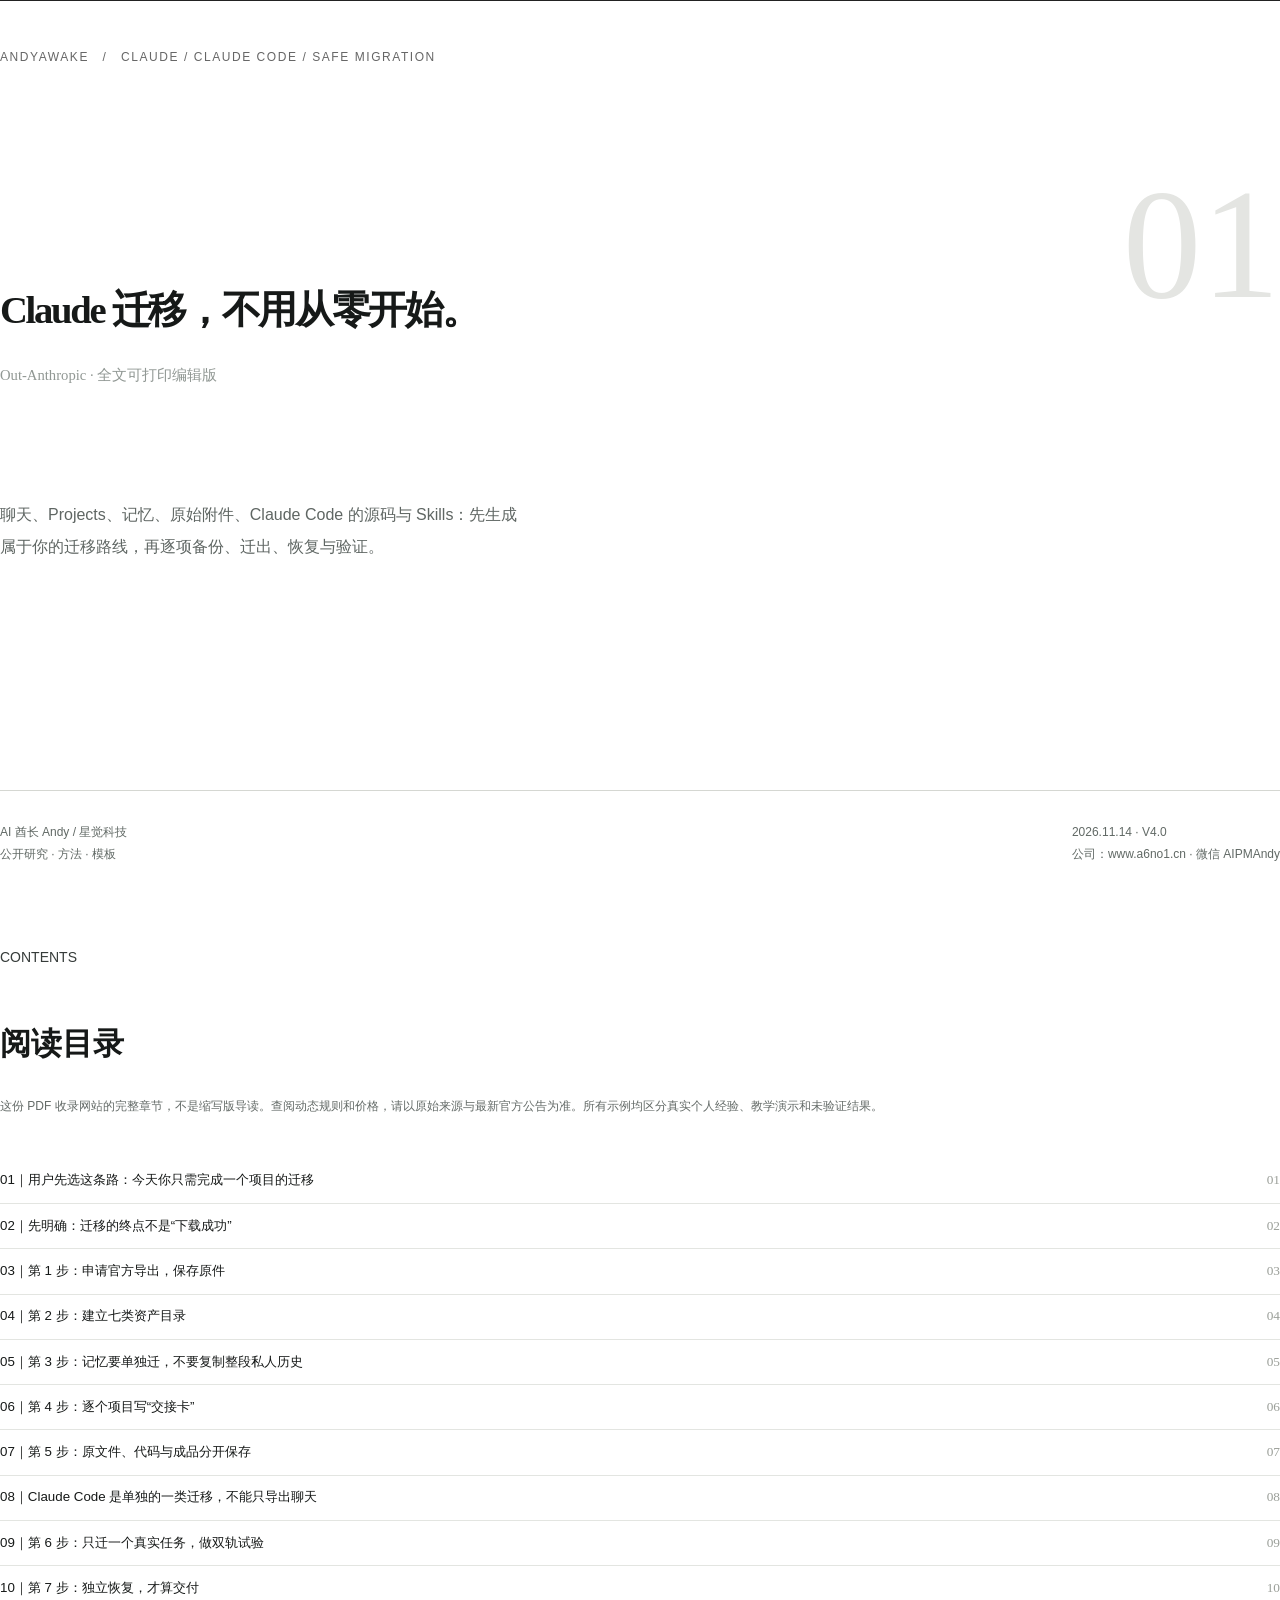
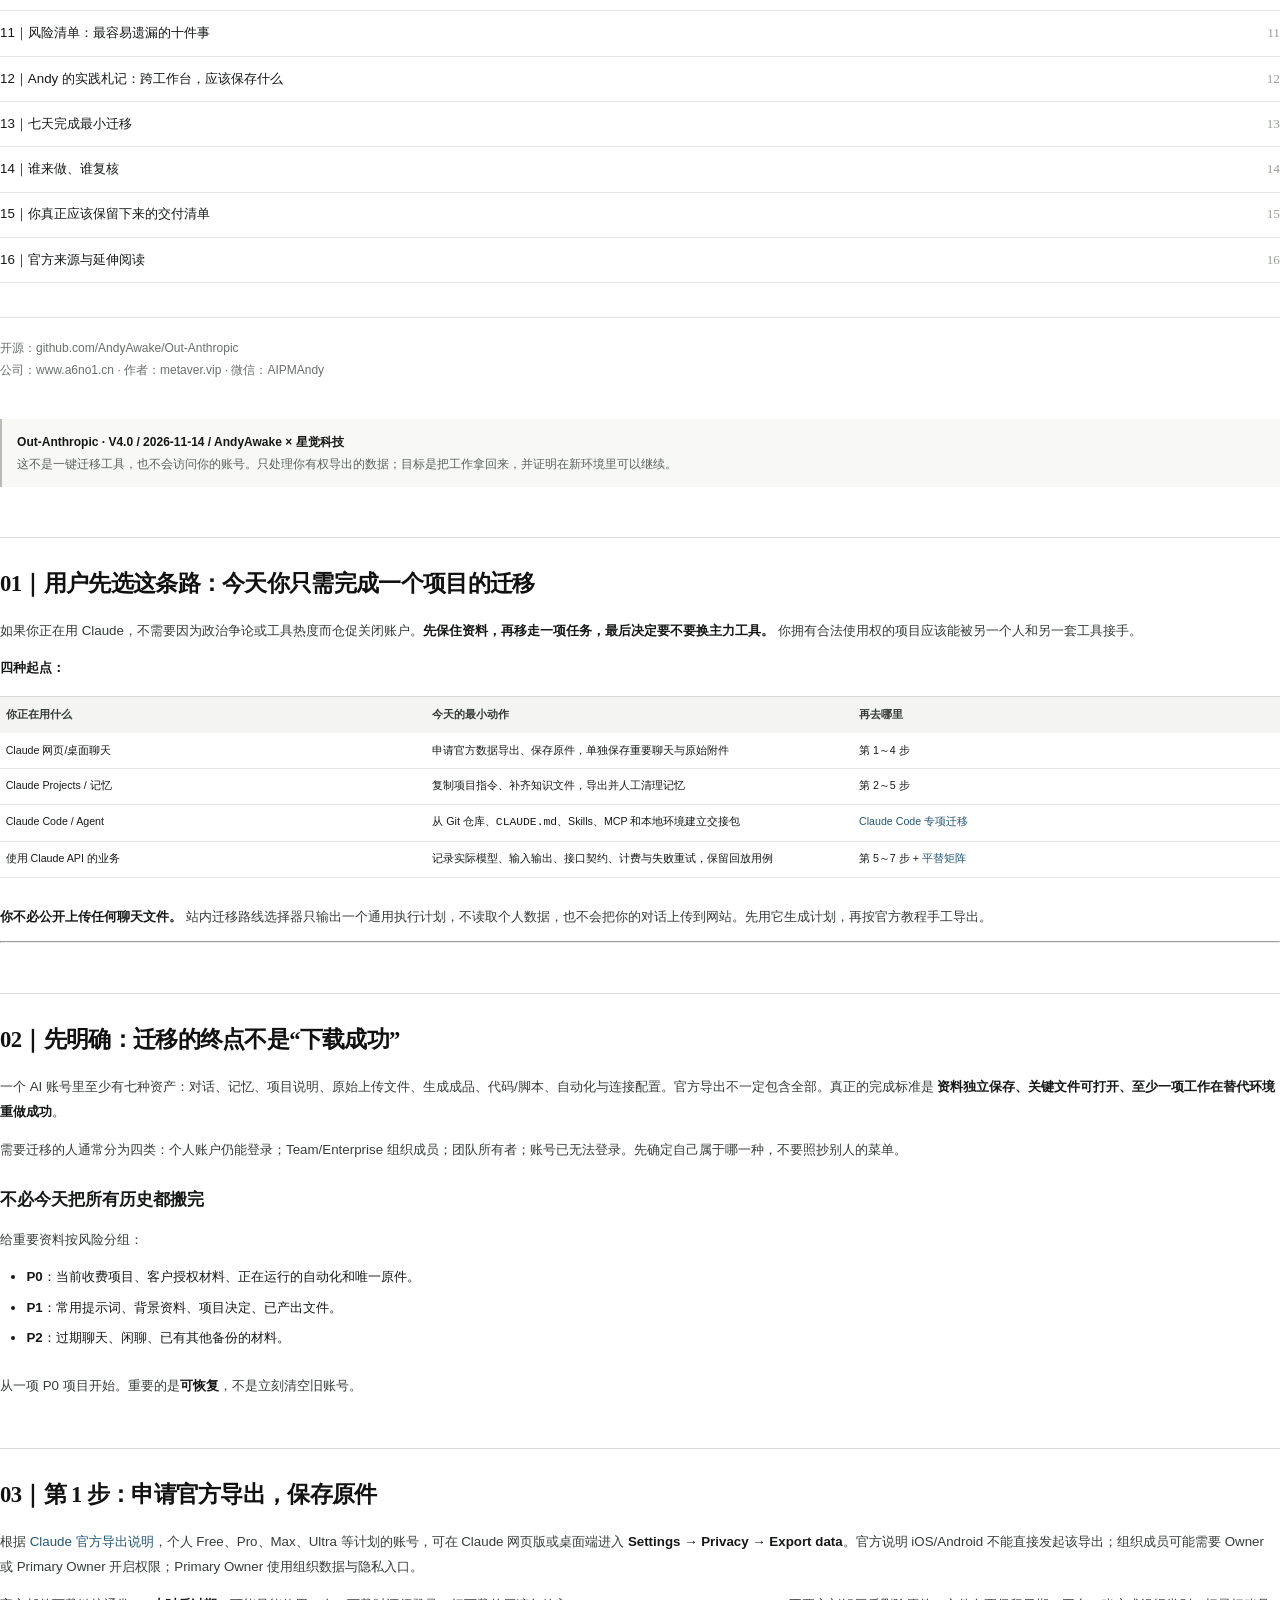
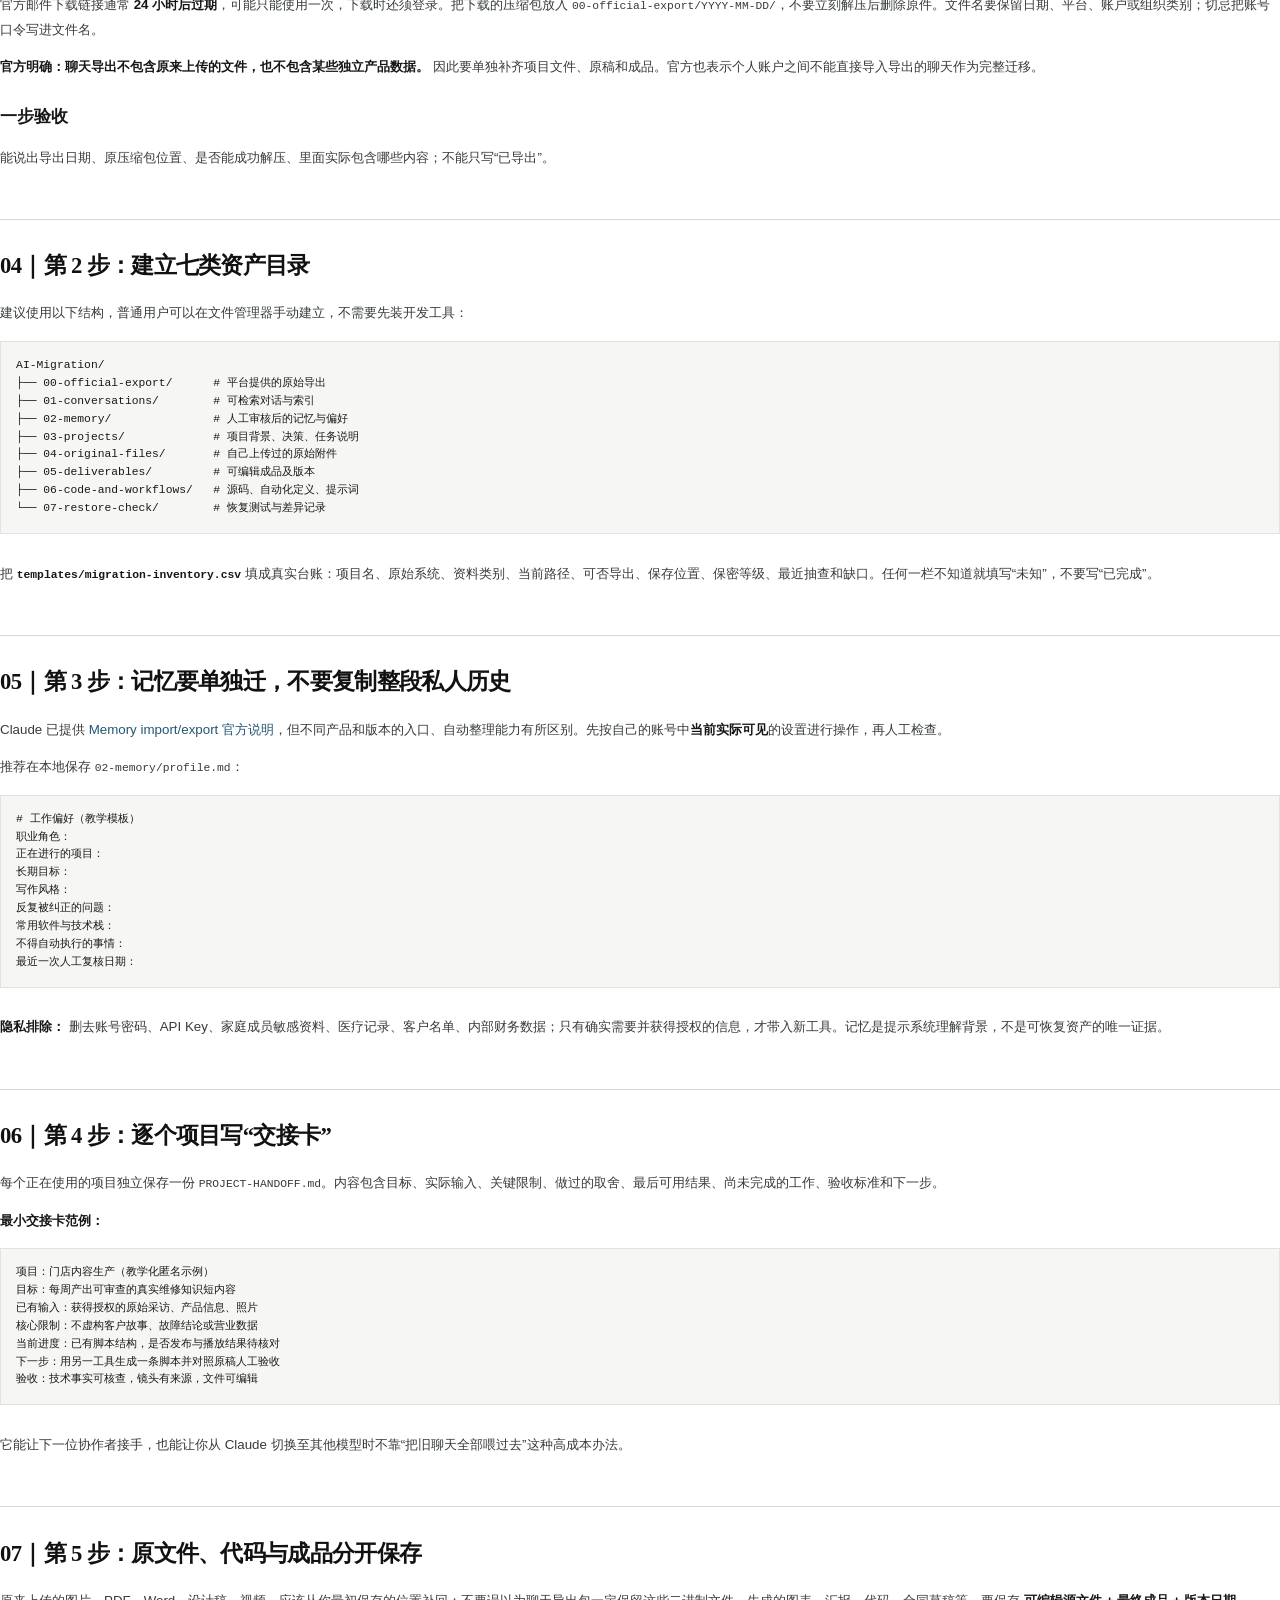
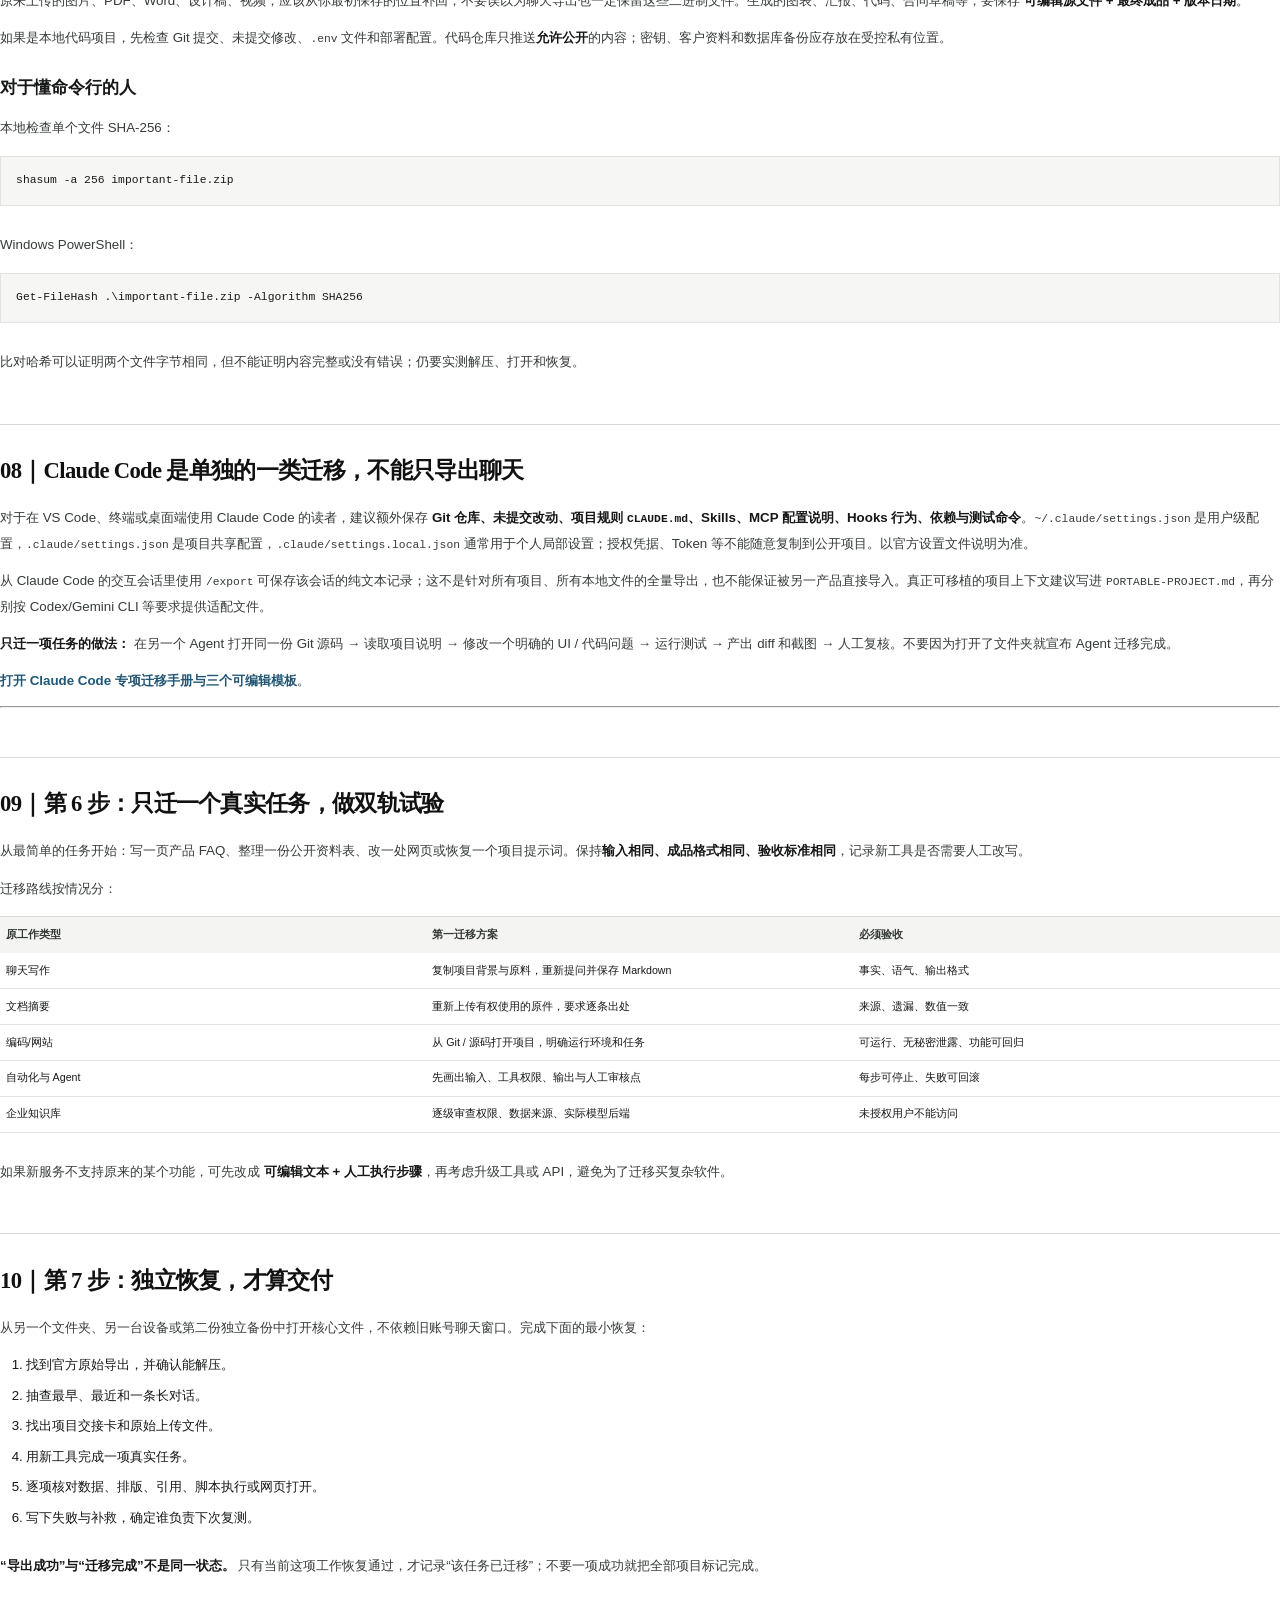
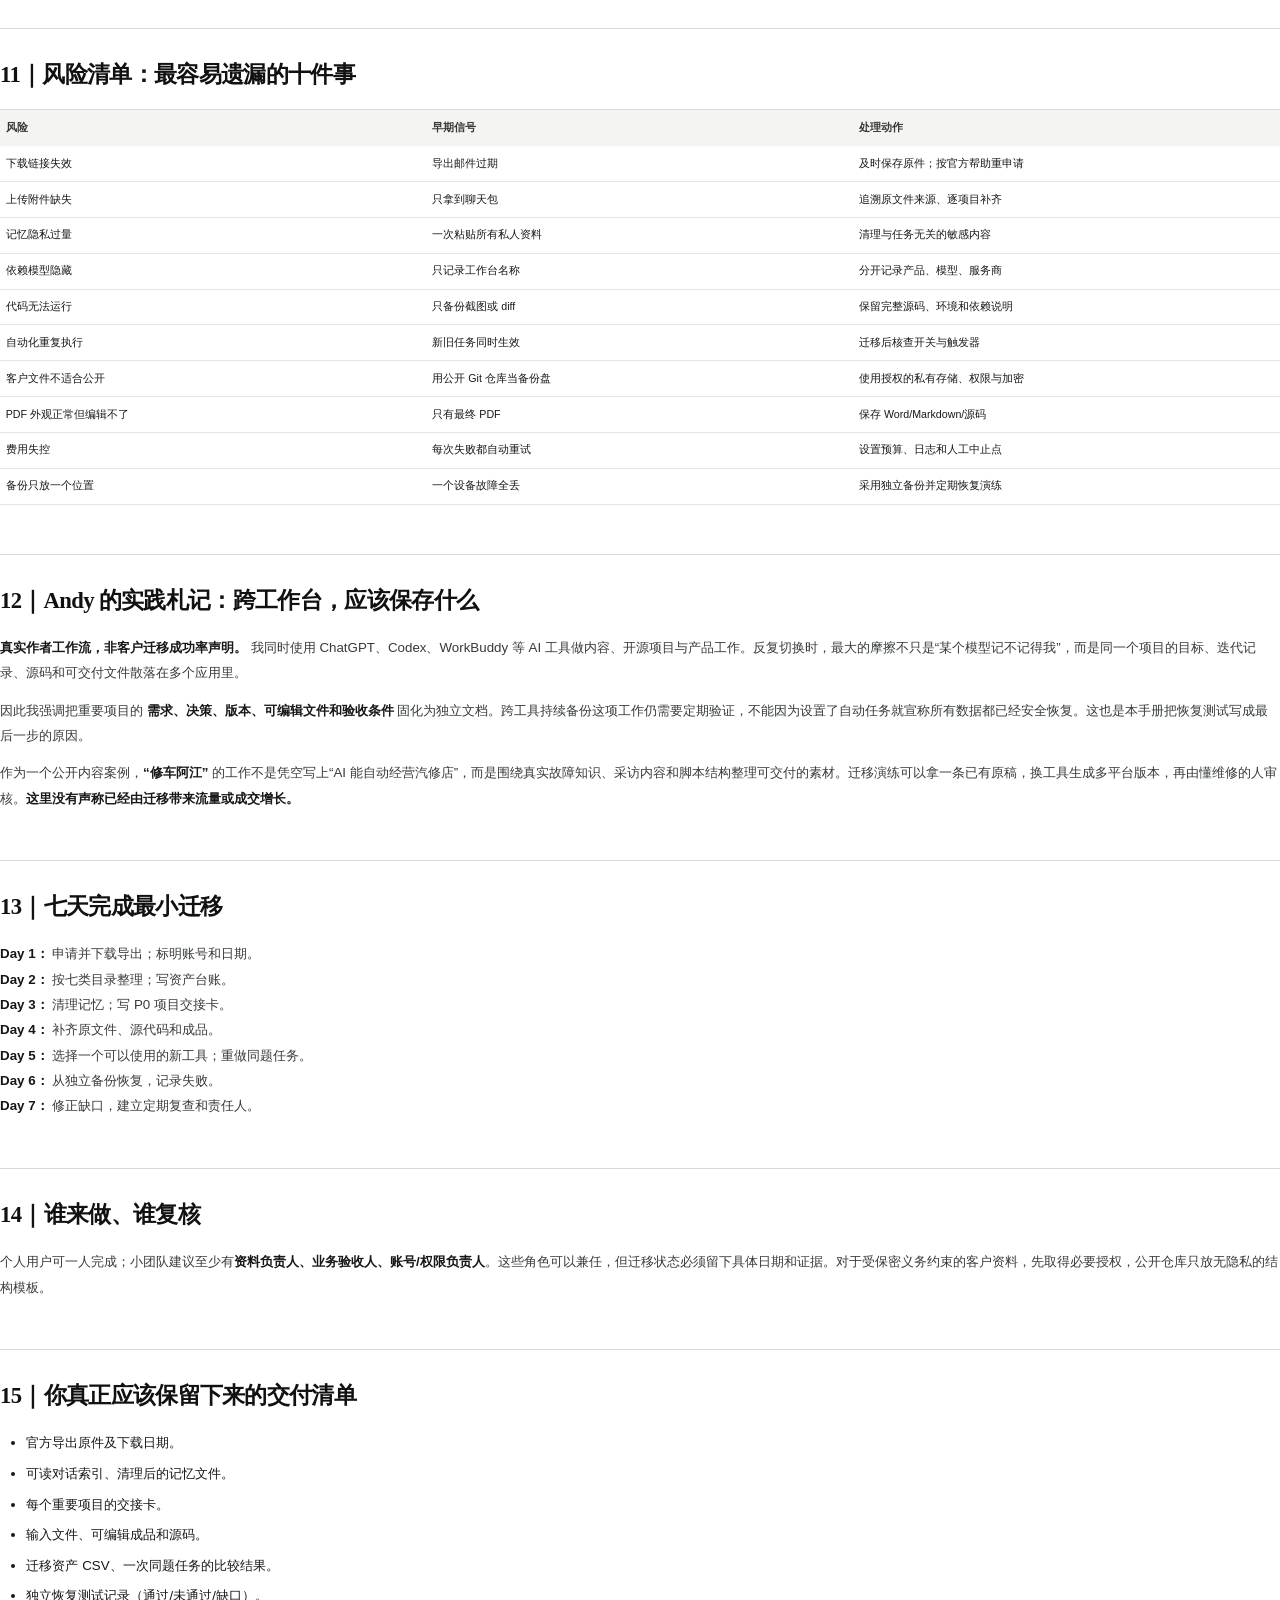
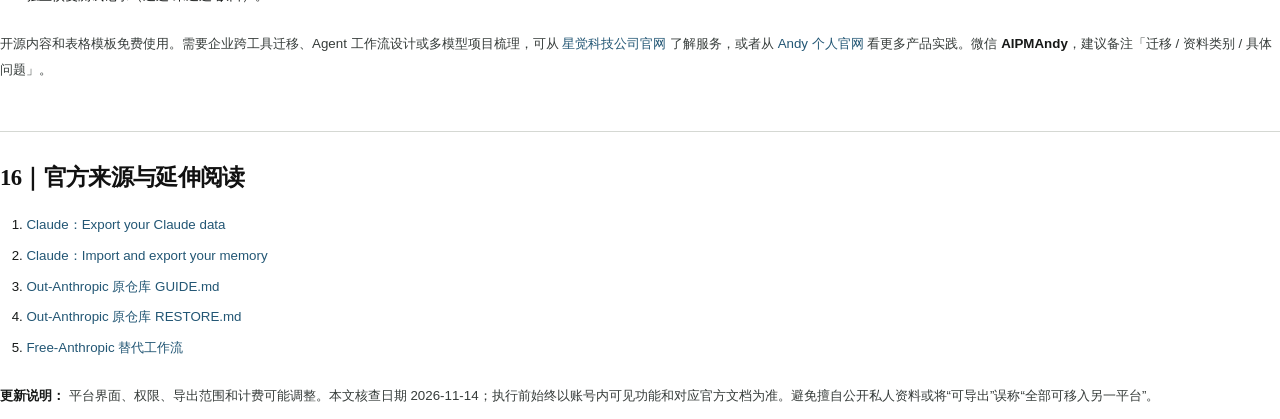
<file: assets/guide-print.html>
<!doctype html><html lang="zh-CN"><head><meta charset="utf-8"><style>
@page{size:A4;margin:21mm 18mm 21mm 18mm;@top-left{content:"ANDYAWAKE · OPEN FIELD GUIDE";font-family:"Noto Sans CJK SC";font-size:8px;color:#a0a3a0;letter-spacing:.11em}@top-right{content:"2026 / 11 / 14";font-family:"Noto Sans CJK SC";font-size:8px;color:#a0a3a0}@bottom-left{content:"ANDYAWAKE · 开源迁移与工作流手册";font-family:"Noto Sans CJK SC";font-size:8px;color:#888d89}@bottom-right{content:counter(page);font-family:"Noto Sans CJK SC";font-size:9px;color:#777}}
@page:first{@top-left{content:none}@top-right{content:none}@bottom-left{content:none}@bottom-right{content:none}}
*{box-sizing:border-box}html{font-family:"Noto Sans CJK SC",sans-serif;color:#161918;background:#fff}body{margin:0;font-size:10.5pt;line-height:1.85}a{color:#225674;text-decoration:none}p,li{orphans:3;widows:3}p{margin:0 0 9pt;color:#363c3a}strong{font-weight:700;color:#161817}.cover{height:250mm;position:relative;page-break-after:always}.cover-top{border-top:1.5px solid #222;padding-top:12mm;font-size:9pt;letter-spacing:.13em;color:#666}.cover-num{font-family:serif;font-size:118pt;color:#e4e5e2;position:absolute;top:44mm;right:0;line-height:1}.cover-title{position:absolute;top:75mm;left:0;right:0;font-family:"Noto Serif CJK SC",serif;font-size:29pt;letter-spacing:-.06em;line-height:1.42;font-weight:650}.cover-sub{position:absolute;top:132mm;left:0;right:0;color:#5f6663;font-size:12pt;max-width:140mm;line-height:2}.cover-bottom{position:absolute;bottom:21mm;left:0;right:0;border-top:1px solid #d5d7d2;padding-top:8mm;display:flex;justify-content:space-between;color:#616965;font-size:9pt}.small{font-size:9pt;color:#747974}.chapter-toc{page-break-after:always}.chapter-toc h1{font-family:"Noto Serif CJK SC",serif;font-size:23pt;margin:12mm 0 6mm}.toc-line{display:flex;justify-content:space-between;gap:10mm;border-bottom:1px solid #e3e5e1;font-size:10pt;padding:2.6mm 0}.toc-line span:last-child{font-family:Georgia,serif;color:#9b9f99}.toc-intro{color:#646b68;font-size:9pt;line-height:1.8;margin:5mm 0 11mm}.pdf-content h2{font-family:"Noto Serif CJK SC",serif;color:#111;letter-spacing:-.03em;font-size:17pt;line-height:1.38;font-weight:660;border-top:1px solid #d5d8d3;padding-top:8mm;margin:13mm 0 5mm;break-after:avoid}.pdf-content h2:first-child{margin-top:0}.pdf-content h3{font-size:12.5pt;margin:6mm 0 3mm;break-after:avoid}.pdf-content p,.pdf-content li{font-size:10pt;line-height:1.9}.pdf-content ul,.pdf-content ol{padding-left:7mm;margin:3mm 0 6mm}.pdf-content li{margin:1.4mm 0}.pdf-content blockquote{border-left:2px solid #b8bcb5;background:#f8f9f7;padding:3mm 4mm;margin:5mm 0}.pdf-content blockquote p{color:#5c625d;font-size:9pt;margin:0}.pdf-content pre{font-family:"Noto Sans Mono CJK SC",monospace;font-size:8pt;line-height:1.58;white-space:pre-wrap;overflow-wrap:anywhere;background:#f6f7f5;border:1px solid #e0e3df;padding:4mm;margin:4mm 0 7mm}code{font-family:"Noto Sans Mono CJK SC",monospace;font-size:8.5pt;overflow-wrap:anywhere}.pdf-content table{width:100%;border-collapse:collapse;margin:4mm 0 7mm;font-size:8pt;table-layout:fixed}.pdf-content th{background:#f4f5f2;border-top:1px solid #d7dad6;color:#343a37;text-align:left;padding:2.2mm 1.5mm;overflow-wrap:anywhere}.pdf-content td{border-bottom:1px solid #e4e6e3;padding:2mm 1.5mm;vertical-align:top;overflow-wrap:anywhere}.table-scroller{max-width:100%}.table-scroller table{break-inside:auto}.table-scroller tr{break-inside:avoid}.last-note{margin-top:9mm;padding:5mm 0;border-top:1px solid #ddd;font-size:9pt;color:#696f6b}
</style></head><body><section class="cover"><div class="cover-top">ANDYAWAKE　/　CLAUDE / CLAUDE CODE / SAFE MIGRATION</div><div class="cover-num">01</div><div class="cover-title">Claude 迁移，不用从零开始。<p style="font-family:'Noto Sans CJK SC';font-size:11pt;font-weight:400;letter-spacing:0;color:#919894;margin-top:7mm">Out-Anthropic · 全文可打印编辑版</p></div><div class="cover-sub">聊天、Projects、记忆、原始附件、Claude Code 的源码与 Skills：先生成属于你的迁移路线，再逐项备份、迁出、恢复与验证。</div><div class="cover-bottom"><span>AI 酋长 Andy / 星觉科技<br>公开研究 · 方法 · 模板</span><span>2026.11.14 · V4.0<br>公司：www.a6no1.cn · 微信 AIPMAndy</span></div></section><section class="chapter-toc"><p class="overline">CONTENTS</p><h1>阅读目录</h1><p class="toc-intro">这份 PDF 收录网站的完整章节，不是缩写版导读。查阅动态规则和价格，请以原始来源与最新官方公告为准。所有示例均区分真实个人经验、教学演示和未验证结果。</p><div class="toc-line"><span>01｜用户先选这条路：今天你只需完成一个项目的迁移</span><span>01</span></div><div class="toc-line"><span>02｜先明确：迁移的终点不是“下载成功”</span><span>02</span></div><div class="toc-line"><span>03｜第 1 步：申请官方导出，保存原件</span><span>03</span></div><div class="toc-line"><span>04｜第 2 步：建立七类资产目录</span><span>04</span></div><div class="toc-line"><span>05｜第 3 步：记忆要单独迁，不要复制整段私人历史</span><span>05</span></div><div class="toc-line"><span>06｜第 4 步：逐个项目写“交接卡”</span><span>06</span></div><div class="toc-line"><span>07｜第 5 步：原文件、代码与成品分开保存</span><span>07</span></div><div class="toc-line"><span>08｜Claude Code 是单独的一类迁移，不能只导出聊天</span><span>08</span></div><div class="toc-line"><span>09｜第 6 步：只迁一个真实任务，做双轨试验</span><span>09</span></div><div class="toc-line"><span>10｜第 7 步：独立恢复，才算交付</span><span>10</span></div><div class="toc-line"><span>11｜风险清单：最容易遗漏的十件事</span><span>11</span></div><div class="toc-line"><span>12｜Andy 的实践札记：跨工作台，应该保存什么</span><span>12</span></div><div class="toc-line"><span>13｜七天完成最小迁移</span><span>13</span></div><div class="toc-line"><span>14｜谁来做、谁复核</span><span>14</span></div><div class="toc-line"><span>15｜你真正应该保留下来的交付清单</span><span>15</span></div><div class="toc-line"><span>16｜官方来源与延伸阅读</span><span>16</span></div><div class="last-note">开源：github.com/AndyAwake/Out-Anthropic<br>公司：www.a6no1.cn · 作者：metaver.vip · 微信：AIPMAndy</div></section><main class="pdf-content"><blockquote>
<p><strong>Out-Anthropic · V4.0 / 2026-11-14 / AndyAwake × 星觉科技</strong><br />
这不是一键迁移工具，也不会访问你的账号。只处理你有权导出的数据；目标是把工作拿回来，并证明在新环境里可以继续。</p>
</blockquote>
<h2 id="chapter-01">01｜用户先选这条路：今天你只需完成一个项目的迁移</h2>
<p>如果你正在用 Claude，不需要因为政治争论或工具热度而仓促关闭账户。<strong>先保住资料，再移走一项任务，最后决定要不要换主力工具。</strong> 你拥有合法使用权的项目应该能被另一个人和另一套工具接手。</p>
<p><strong>四种起点：</strong></p>
<div class="table-scroller"><table>
<thead>
<tr>
  <th>你正在用什么</th>
  <th>今天的最小动作</th>
  <th>再去哪里</th>
</tr>
</thead>
<tbody>
<tr>
  <td>Claude 网页/桌面聊天</td>
  <td>申请官方数据导出、保存原件，单独保存重要聊天与原始附件</td>
  <td>第 1～4 步</td>
</tr>
<tr>
  <td>Claude Projects / 记忆</td>
  <td>复制项目指令、补齐知识文件，导出并人工清理记忆</td>
  <td>第 2～5 步</td>
</tr>
<tr>
  <td>Claude Code / Agent</td>
  <td>从 Git 仓库、<code>CLAUDE.md</code>、Skills、MCP 和本地环境建立交接包</td>
  <td><a href="CLAUDE-CODE-MIGRATION.md">Claude Code 专项迁移</a></td>
</tr>
<tr>
  <td>使用 Claude API 的业务</td>
  <td>记录实际模型、输入输出、接口契约、计费与失败重试，保留回放用例</td>
  <td>第 5～7 步 + <a href="https://github.com/AndyAwake/Free-Anthropic/blob/main/ALTERNATIVE-MATRIX.md">平替矩阵</a></td>
</tr>
</tbody>
</table></div>
<p><strong>你不必公开上传任何聊天文件。</strong> 站内迁移路线选择器只输出一个通用执行计划，不读取个人数据，也不会把你的对话上传到网站。先用它生成计划，再按官方教程手工导出。</p>
<hr />
<h2 id="chapter-02">02｜先明确：迁移的终点不是“下载成功”</h2>
<p>一个 AI 账号里至少有七种资产：对话、记忆、项目说明、原始上传文件、生成成品、代码/脚本、自动化与连接配置。官方导出不一定包含全部。真正的完成标准是 <strong>资料独立保存、关键文件可打开、至少一项工作在替代环境重做成功</strong>。</p>
<p>需要迁移的人通常分为四类：个人账户仍能登录；Team/Enterprise 组织成员；团队所有者；账号已无法登录。先确定自己属于哪一种，不要照抄别人的菜单。</p>
<h3>不必今天把所有历史都搬完</h3>
<p>给重要资料按风险分组：</p>
<ul>
<li><strong>P0</strong>：当前收费项目、客户授权材料、正在运行的自动化和唯一原件。</li>
<li><strong>P1</strong>：常用提示词、背景资料、项目决定、已产出文件。</li>
<li><strong>P2</strong>：过期聊天、闲聊、已有其他备份的材料。</li>
</ul>
<p>从一项 P0 项目开始。重要的是<strong>可恢复</strong>，不是立刻清空旧账号。</p>
<h2 id="chapter-03">03｜第 1 步：申请官方导出，保存原件</h2>
<p>根据 <a href="https://support.claude.com/en/articles/9450526-export-your-claude-data">Claude 官方导出说明</a>，个人 Free、Pro、Max、Ultra 等计划的账号，可在 Claude 网页版或桌面端进入 <strong>Settings → Privacy → Export data</strong>。官方说明 iOS/Android 不能直接发起该导出；组织成员可能需要 Owner 或 Primary Owner 开启权限；Primary Owner 使用组织数据与隐私入口。</p>
<p>官方邮件下载链接通常 <strong>24 小时后过期</strong>，可能只能使用一次，下载时还须登录。把下载的压缩包放入 <code>00-official-export/YYYY-MM-DD/</code>，不要立刻解压后删除原件。文件名要保留日期、平台、账户或组织类别；切忌把账号口令写进文件名。</p>
<p><strong>官方明确：聊天导出不包含原来上传的文件，也不包含某些独立产品数据。</strong> 因此要单独补齐项目文件、原稿和成品。官方也表示个人账户之间不能直接导入导出的聊天作为完整迁移。</p>
<h3>一步验收</h3>
<p>能说出导出日期、原压缩包位置、是否能成功解压、里面实际包含哪些内容；不能只写“已导出”。</p>
<h2 id="chapter-04">04｜第 2 步：建立七类资产目录</h2>
<p>建议使用以下结构，普通用户可以在文件管理器手动建立，不需要先装开发工具：</p>
<pre><code class="language-text">AI-Migration/
├── 00-official-export/      # 平台提供的原始导出
├── 01-conversations/        # 可检索对话与索引
├── 02-memory/               # 人工审核后的记忆与偏好
├── 03-projects/             # 项目背景、决策、任务说明
├── 04-original-files/       # 自己上传过的原始附件
├── 05-deliverables/         # 可编辑成品及版本
├── 06-code-and-workflows/   # 源码、自动化定义、提示词
└── 07-restore-check/        # 恢复测试与差异记录
</code></pre>
<p>把 <strong><code>templates/migration-inventory.csv</code></strong> 填成真实台账：项目名、原始系统、资料类别、当前路径、可否导出、保存位置、保密等级、最近抽查和缺口。任何一栏不知道就填写“未知”，不要写“已完成”。</p>
<h2 id="chapter-05">05｜第 3 步：记忆要单独迁，不要复制整段私人历史</h2>
<p>Claude 已提供 <a href="https://support.claude.com/en/articles/12123587-import-and-export-your-memory-from-claude">Memory import/export 官方说明</a>，但不同产品和版本的入口、自动整理能力有所区别。先按自己的账号中<strong>当前实际可见</strong>的设置进行操作，再人工检查。</p>
<p>推荐在本地保存 <code>02-memory/profile.md</code>：</p>
<pre><code class="language-text"># 工作偏好（教学模板）
职业角色：
正在进行的项目：
长期目标：
写作风格：
反复被纠正的问题：
常用软件与技术栈：
不得自动执行的事情：
最近一次人工复核日期：
</code></pre>
<p><strong>隐私排除：</strong> 删去账号密码、API Key、家庭成员敏感资料、医疗记录、客户名单、内部财务数据；只有确实需要并获得授权的信息，才带入新工具。记忆是提示系统理解背景，不是可恢复资产的唯一证据。</p>
<h2 id="chapter-06">06｜第 4 步：逐个项目写“交接卡”</h2>
<p>每个正在使用的项目独立保存一份 <code>PROJECT-HANDOFF.md</code>。内容包含目标、实际输入、关键限制、做过的取舍、最后可用结果、尚未完成的工作、验收标准和下一步。</p>
<p><strong>最小交接卡范例：</strong></p>
<pre><code class="language-text">项目：门店内容生产（教学化匿名示例）
目标：每周产出可审查的真实维修知识短内容
已有输入：获得授权的原始采访、产品信息、照片
核心限制：不虚构客户故事、故障结论或营业数据
当前进度：已有脚本结构，是否发布与播放结果待核对
下一步：用另一工具生成一条脚本并对照原稿人工验收
验收：技术事实可核查，镜头有来源，文件可编辑
</code></pre>
<p>它能让下一位协作者接手，也能让你从 Claude 切换至其他模型时不靠“把旧聊天全部喂过去”这种高成本办法。</p>
<h2 id="chapter-07">07｜第 5 步：原文件、代码与成品分开保存</h2>
<p>原来上传的图片、PDF、Word、设计稿、视频，应该从你最初保存的位置补回；不要误以为聊天导出包一定保留这些二进制文件。生成的图表、汇报、代码、合同草稿等，要保存 <strong>可编辑源文件 + 最终成品 + 版本日期</strong>。</p>
<p>如果是本地代码项目，先检查 Git 提交、未提交修改、<code>.env</code> 文件和部署配置。代码仓库只推送<strong>允许公开</strong>的内容；密钥、客户资料和数据库备份应存放在受控私有位置。</p>
<h3>对于懂命令行的人</h3>
<p>本地检查单个文件 SHA-256：</p>
<pre><code class="language-bash">shasum -a 256 important-file.zip
</code></pre>
<p>Windows PowerShell：</p>
<pre><code class="language-powershell">Get-FileHash .\important-file.zip -Algorithm SHA256
</code></pre>
<p>比对哈希可以证明两个文件字节相同，但不能证明内容完整或没有错误；仍要实测解压、打开和恢复。</p>
<h2 id="chapter-08">08｜Claude Code 是单独的一类迁移，不能只导出聊天</h2>
<p>对于在 VS Code、终端或桌面端使用 Claude Code 的读者，建议额外保存 <strong>Git 仓库、未提交改动、项目规则 <code>CLAUDE.md</code>、Skills、MCP 配置说明、Hooks 行为、依赖与测试命令</strong>。<code>~/.claude/settings.json</code> 是用户级配置，<code>.claude/settings.json</code> 是项目共享配置，<code>.claude/settings.local.json</code> 通常用于个人局部设置；授权凭据、Token 等不能随意复制到公开项目。以官方设置文件说明为准。</p>
<p>从 Claude Code 的交互会话里使用 <code>/export</code> 可保存该会话的纯文本记录；这不是针对所有项目、所有本地文件的全量导出，也不能保证被另一产品直接导入。真正可移植的项目上下文建议写进 <code>PORTABLE-PROJECT.md</code>，再分别按 Codex/Gemini CLI 等要求提供适配文件。</p>
<p><strong>只迁一项任务的做法：</strong> 在另一个 Agent 打开同一份 Git 源码 → 读取项目说明 → 修改一个明确的 UI / 代码问题 → 运行测试 → 产出 diff 和截图 → 人工复核。不要因为打开了文件夹就宣布 Agent 迁移完成。</p>
<p><strong><a href="CLAUDE-CODE-MIGRATION.md">打开 Claude Code 专项迁移手册与三个可编辑模板</a></strong>。</p>
<hr />
<h2 id="chapter-09">09｜第 6 步：只迁一个真实任务，做双轨试验</h2>
<p>从最简单的任务开始：写一页产品 FAQ、整理一份公开资料表、改一处网页或恢复一个项目提示词。保持<strong>输入相同、成品格式相同、验收标准相同</strong>，记录新工具是否需要人工改写。</p>
<p>迁移路线按情况分：</p>
<div class="table-scroller"><table>
<thead>
<tr>
  <th>原工作类型</th>
  <th>第一迁移方案</th>
  <th>必须验收</th>
</tr>
</thead>
<tbody>
<tr>
  <td>聊天写作</td>
  <td>复制项目背景与原料，重新提问并保存 Markdown</td>
  <td>事实、语气、输出格式</td>
</tr>
<tr>
  <td>文档摘要</td>
  <td>重新上传有权使用的原件，要求逐条出处</td>
  <td>来源、遗漏、数值一致</td>
</tr>
<tr>
  <td>编码/网站</td>
  <td>从 Git / 源码打开项目，明确运行环境和任务</td>
  <td>可运行、无秘密泄露、功能可回归</td>
</tr>
<tr>
  <td>自动化与 Agent</td>
  <td>先画出输入、工具权限、输出与人工审核点</td>
  <td>每步可停止、失败可回滚</td>
</tr>
<tr>
  <td>企业知识库</td>
  <td>逐级审查权限、数据来源、实际模型后端</td>
  <td>未授权用户不能访问</td>
</tr>
</tbody>
</table></div>
<p>如果新服务不支持原来的某个功能，可先改成 <strong>可编辑文本 + 人工执行步骤</strong>，再考虑升级工具或 API，避免为了迁移买复杂软件。</p>
<h2 id="chapter-10">10｜第 7 步：独立恢复，才算交付</h2>
<p>从另一个文件夹、另一台设备或第二份独立备份中打开核心文件，不依赖旧账号聊天窗口。完成下面的最小恢复：</p>
<ol>
<li>找到官方原始导出，并确认能解压。</li>
<li>抽查最早、最近和一条长对话。</li>
<li>找出项目交接卡和原始上传文件。</li>
<li>用新工具完成一项真实任务。</li>
<li>逐项核对数据、排版、引用、脚本执行或网页打开。</li>
<li>写下失败与补救，确定谁负责下次复测。</li>
</ol>
<p><strong>“导出成功”与“迁移完成”不是同一状态。</strong> 只有当前这项工作恢复通过，才记录“该任务已迁移”；不要一项成功就把全部项目标记完成。</p>
<h2 id="chapter-11">11｜风险清单：最容易遗漏的十件事</h2>
<div class="table-scroller"><table>
<thead>
<tr>
  <th>风险</th>
  <th>早期信号</th>
  <th>处理动作</th>
</tr>
</thead>
<tbody>
<tr>
  <td>下载链接失效</td>
  <td>导出邮件过期</td>
  <td>及时保存原件；按官方帮助重申请</td>
</tr>
<tr>
  <td>上传附件缺失</td>
  <td>只拿到聊天包</td>
  <td>追溯原文件来源、逐项目补齐</td>
</tr>
<tr>
  <td>记忆隐私过量</td>
  <td>一次粘贴所有私人资料</td>
  <td>清理与任务无关的敏感内容</td>
</tr>
<tr>
  <td>依赖模型隐藏</td>
  <td>只记录工作台名称</td>
  <td>分开记录产品、模型、服务商</td>
</tr>
<tr>
  <td>代码无法运行</td>
  <td>只备份截图或 diff</td>
  <td>保留完整源码、环境和依赖说明</td>
</tr>
<tr>
  <td>自动化重复执行</td>
  <td>新旧任务同时生效</td>
  <td>迁移后核查开关与触发器</td>
</tr>
<tr>
  <td>客户文件不适合公开</td>
  <td>用公开 Git 仓库当备份盘</td>
  <td>使用授权的私有存储、权限与加密</td>
</tr>
<tr>
  <td>PDF 外观正常但编辑不了</td>
  <td>只有最终 PDF</td>
  <td>保存 Word/Markdown/源码</td>
</tr>
<tr>
  <td>费用失控</td>
  <td>每次失败都自动重试</td>
  <td>设置预算、日志和人工中止点</td>
</tr>
<tr>
  <td>备份只放一个位置</td>
  <td>一个设备故障全丢</td>
  <td>采用独立备份并定期恢复演练</td>
</tr>
</tbody>
</table></div>
<h2 id="chapter-12">12｜Andy 的实践札记：跨工作台，应该保存什么</h2>
<p><strong>真实作者工作流，非客户迁移成功率声明。</strong> 我同时使用 ChatGPT、Codex、WorkBuddy 等 AI 工具做内容、开源项目与产品工作。反复切换时，最大的摩擦不只是“某个模型记不记得我”，而是同一个项目的目标、迭代记录、源码和可交付文件散落在多个应用里。</p>
<p>因此我强调把重要项目的 <strong>需求、决策、版本、可编辑文件和验收条件</strong> 固化为独立文档。跨工具持续备份这项工作仍需要定期验证，不能因为设置了自动任务就宣称所有数据都已经安全恢复。这也是本手册把恢复测试写成最后一步的原因。</p>
<p>作为一个公开内容案例，<strong>“修车阿江”</strong> 的工作不是凭空写上“AI 能自动经营汽修店”，而是围绕真实故障知识、采访内容和脚本结构整理可交付的素材。迁移演练可以拿一条已有原稿，换工具生成多平台版本，再由懂维修的人审核。<strong>这里没有声称已经由迁移带来流量或成交增长。</strong></p>
<h2 id="chapter-13">13｜七天完成最小迁移</h2>
<p><strong>Day 1：</strong> 申请并下载导出；标明账号和日期。<br />
<strong>Day 2：</strong> 按七类目录整理；写资产台账。<br />
<strong>Day 3：</strong> 清理记忆；写 P0 项目交接卡。<br />
<strong>Day 4：</strong> 补齐原文件、源代码和成品。<br />
<strong>Day 5：</strong> 选择一个可以使用的新工具；重做同题任务。<br />
<strong>Day 6：</strong> 从独立备份恢复，记录失败。<br />
<strong>Day 7：</strong> 修正缺口，建立定期复查和责任人。</p>
<h2 id="chapter-14">14｜谁来做、谁复核</h2>
<p>个人用户可一人完成；小团队建议至少有<strong>资料负责人、业务验收人、账号/权限负责人</strong>。这些角色可以兼任，但迁移状态必须留下具体日期和证据。对于受保密义务约束的客户资料，先取得必要授权，公开仓库只放无隐私的结构模板。</p>
<h2 id="chapter-15">15｜你真正应该保留下来的交付清单</h2>
<ul>
<li>官方导出原件及下载日期。</li>
<li>可读对话索引、清理后的记忆文件。</li>
<li>每个重要项目的交接卡。</li>
<li>输入文件、可编辑成品和源码。</li>
<li>迁移资产 CSV、一次同题任务的比较结果。</li>
<li>独立恢复测试记录（通过/未通过/缺口）。</li>
</ul>
<p>开源内容和表格模板免费使用。需要企业跨工具迁移、Agent 工作流设计或多模型项目梳理，可从 <a href="https://www.a6no1.cn/">星觉科技公司官网</a> 了解服务，或者从 <a href="https://metaver.vip/">Andy 个人官网</a> 看更多产品实践。微信 <strong>AIPMAndy</strong>，建议备注「迁移 / 资料类别 / 具体问题」。</p>
<h2 id="chapter-16">16｜官方来源与延伸阅读</h2>
<ol>
<li><a href="https://support.claude.com/en/articles/9450526-export-your-claude-data">Claude：Export your Claude data</a></li>
<li><a href="https://support.claude.com/en/articles/12123587-import-and-export-your-memory-from-claude">Claude：Import and export your memory</a></li>
<li><a href="https://github.com/AndyAwake/Out-Anthropic/blob/main/GUIDE.md">Out-Anthropic 原仓库 GUIDE.md</a></li>
<li><a href="https://github.com/AndyAwake/Out-Anthropic/blob/main/RESTORE.md">Out-Anthropic 原仓库 RESTORE.md</a></li>
<li><a href="https://github.com/AndyAwake/Free-Anthropic">Free-Anthropic 替代工作流</a></li>
</ol>
<p><strong>更新说明：</strong> 平台界面、权限、导出范围和计费可能调整。本文核查日期 2026-11-14；执行前始终以账号内可见功能和对应官方文档为准。避免擅自公开私人资料或将“可导出”误称“全部可移入另一平台”。</p>
</main></body></html>
</file>
<file: assets/style.css>
/* AndyAwake Field Guides · Open editorial design system · 2026-11 */
:root{--text:#171717;--text2:#53565a;--subtle:#777a7d;--line:#e8e8e7;--paper:#fff;--tint:#f8f8f6;--tint2:#f3f4f1;--accent:#151515;--outline:#5b6d78;--max:1240px}
*{box-sizing:border-box}html{scroll-behavior:smooth;scroll-padding-top:105px}body{margin:0;background:var(--paper);color:var(--text);font:15px/1.85 -apple-system,BlinkMacSystemFont,Inter,"Noto Sans CJK SC","PingFang SC","Microsoft Yahei",sans-serif;-webkit-font-smoothing:antialiased}a{color:inherit}a:focus-visible,button:focus-visible,input:focus-visible{outline:3px solid #96a7b8;outline-offset:4px}::selection{color:white;background:#242526}.shell{width:min(var(--max),calc(100% - 64px));margin:auto}.topbar{position:sticky;top:0;z-index:40;background:rgba(255,255,255,.96);backdrop-filter:blur(16px);border-bottom:1px solid var(--line)}.topbar-inner{height:72px;display:flex;align-items:center;justify-content:space-between;gap:20px}.brand{display:flex;align-items:center;gap:12px;text-decoration:none;font-size:13px;font-weight:800;letter-spacing:.035em;white-space:nowrap}.brand-logo{display:grid;place-items:center;width:33px;height:33px;background:#141414;color:#fff;font-size:13px;font-family:Georgia,serif;border-radius:3px;letter-spacing:-.09em}.brand-sub{font-weight:450;color:#848784;letter-spacing:0}.topnav{display:flex;gap:28px;align-items:center}.topnav a{font-size:12px;text-decoration:none;color:#626569;font-weight:650;white-space:nowrap}.topnav a[aria-current=page]{color:var(--text)}.topnav a:hover{color:#000}.topnav .company-pill{border:1px solid #d5d7d4;color:#202121;padding:8px 12px;border-radius:4px}.mobile-menu{display:none;border:1px solid var(--line);padding:6px 10px;background:white;border-radius:5px;cursor:pointer}.hero{border-bottom:1px solid var(--line);background:linear-gradient(90deg,#fff 0%,#fff 63%,#fafaf9 63%,#fafaf9 100%)}.hero-grid{display:grid;grid-template-columns:minmax(0,1.65fr) minmax(230px,.66fr);gap:5vw;align-items:end;padding-top:95px;padding-bottom:88px;min-height:540px}.overline,.micro{letter-spacing:.13em;font-size:10px;font-weight:750;color:#8b8e8b;text-transform:uppercase}.hero h1{font-family:"Noto Serif CJK SC","Songti SC",serif;font-size:clamp(37px,5vw,66px);letter-spacing:-.065em;line-height:1.3;font-weight:680;margin:22px 0 21px;max-width:840px}.hero h1 em{font-style:normal;color:#7a7c7b}.hero .deck{max-width:730px;font-size:16px;color:#5c6060;line-height:2;margin:0 0 26px}.actionset{display:flex;gap:10px;flex-wrap:wrap}.button{display:inline-flex;align-items:center;justify-content:center;min-height:45px;padding:10px 18px;border-radius:4px;text-decoration:none;font-size:12px;font-weight:780;border:1px solid #cfd1ce;transition:transform .16s,background .16s}.button:hover{transform:translateY(-1px)}.button-primary{background:#181818;border-color:#181818;color:white}.button-primary:hover{background:#303030;color:white}.button-light{background:#fff}.button-light:hover{background:#f6f6f5}.hero-aside{padding:28px 0 0 32px;border-left:1px solid #dedfdb;align-self:end}.hero-aside .big-number{font-family:Georgia,serif;font-size:64px;font-weight:500;line-height:1.08;letter-spacing:-.07em;color:#262626}.hero-aside p{font-size:11px;color:#777b7b;margin:3px 0 22px}.hero-aside hr{border:0;border-top:1px solid #dedfdb;margin:20px 0}.hero-aside .aside-meta{color:#4c5151;font-size:12px;line-height:2.25}.hero-aside b{color:#1a1a1a}.note-strip{background:#f7f8f6;border-bottom:1px solid #e8e8e5}.note-strip .shell{display:flex;align-items:baseline;gap:24px;padding:17px 0}.note-strip b{font-size:12px;white-space:nowrap}.note-strip span{font-size:12px;color:#606460}.tabline{border-bottom:1px solid var(--line)}.tabline .shell{display:flex;gap:26px;padding:12px 0;overflow:auto;scrollbar-width:none}.tabline a{color:#606362;text-decoration:none;font-size:12px;font-weight:650;white-space:nowrap}.tabline a:hover{text-decoration:underline}.layout{display:grid;grid-template-columns:254px minmax(0,1fr) 172px;gap:50px;padding-top:60px;padding-bottom:100px;align-items:start}.toc{position:sticky;top:104px;max-height:calc(100vh - 130px);overflow:auto;padding-bottom:10px}.toc p{font-size:10px;color:#939896;font-weight:800;letter-spacing:.12em;margin:0 0 14px}.toc a{display:block;text-decoration:none;font-size:11px;color:#757977;line-height:1.6;padding:9px 12px 9px 14px;border-left:2px solid transparent}.toc a:hover,.toc a.active{border-left-color:#222;color:#111;background:#f8f8f7}.toc .mini-cta{border:1px solid #e5e7e3;background:#fafaf9;padding:18px;margin-top:23px;border-radius:4px}.toc .mini-cta strong{font-size:12px}.toc .mini-cta p{font-size:11px;letter-spacing:0;font-weight:400;margin:6px 0 8px;line-height:1.9}.toc .mini-cta a{padding:0;border:0;font-size:11px;text-decoration:underline;color:#333}.article{min-width:0;max-width:850px}.article h2{font-family:"Noto Serif CJK SC","Songti SC",serif;font-size:clamp(24px,2.6vw,35px);font-weight:680;letter-spacing:-.045em;line-height:1.5;margin:64px 0 18px;padding-top:23px;border-top:1px solid #e5e7e4;scroll-margin-top:90px}.article h2:first-child{margin-top:0;border-top:0;padding-top:0}.article h3{font-size:18px;margin:32px 0 10px;font-weight:750;letter-spacing:-.02em}.article p{margin:0 0 19px;color:#404544;line-height:2.04}.article strong{color:#181a19;font-weight:750}.article a{color:#1c4b6c;text-decoration:underline;text-decoration-color:#adc7d5;text-underline-offset:3px}.article ul,.article ol{padding-left:24px;margin:10px 0 24px;color:#474c4b}.article li{margin:8px 0;line-height:1.9}.article blockquote{margin:20px 0 26px;background:#fafaf9;border-left:3px solid #d7d9d5;padding:21px 23px;font-size:13px}.article blockquote p{margin:0;color:#606661}.article pre{max-width:100%;overflow:auto;background:#f6f7f5;border:1px solid #e8eae6;color:#1f2522;border-radius:4px;padding:22px 22px;font-size:12px;line-height:1.75;tab-size:2;margin:22px 0 29px}.article code:not(pre code){font-size:.88em;background:#f1f3f0;border-radius:3px;padding:2px 5px}.article table{border-collapse:collapse;width:100%;font-size:12px;margin:20px 0 28px;line-height:1.85}.article th{background:#f8f9f7;border-top:1px solid #ddd;border-bottom:1px solid #dedfdd;text-align:left;font-size:11px;font-weight:750;color:#3c4140;padding:11px 12px}.article td{padding:12px;border-bottom:1px solid #e9ebe8;vertical-align:top;color:#4d5250}.table-scroller{width:100%;overflow-x:auto}.article hr{border:0;border-top:1px solid var(--line);margin:38px 0}.inline-tools{position:sticky;top:110px;padding-top:4px}.inline-tools .right-block{border-top:1px solid var(--line);padding:14px 0}.inline-tools .right-block h3{font-size:10px;color:#989d98;font-weight:800;letter-spacing:.09em;margin:0 0 8px;text-transform:uppercase}.inline-tools .right-block p{margin:0 0 9px;color:#606562;font-size:11px;line-height:1.9}.inline-tools .right-block a{display:block;color:#363a39;font-size:11px;line-height:2.0}.copy-link,.subtle-btn{font-size:11px;color:#333;border:1px solid #d5d8d3;border-radius:4px;background:#fff;padding:7px 10px;cursor:pointer}.copy-link:hover,.subtle-btn:hover{background:#f7f7f5}.ux-widget{border:1px solid #e4e5e2;background:#fafaf9;border-radius:5px;padding:27px 29px;margin:12px 0 42px}.ux-widget h2{font-size:25px;margin:0 0 5px;padding:0;border:0;font-family:"Noto Serif CJK SC",serif}.ux-widget p{font-size:12px;color:#646965;margin:5px 0 18px}.check-items{display:grid;grid-template-columns:1fr;gap:8px}.check-item{display:flex;gap:12px;align-items:flex-start;padding:12px 0;border-top:1px solid #e6e7e4;cursor:pointer;font-size:13px;color:#343936}.check-item input{accent-color:#202020;width:17px;height:17px;flex-shrink:0;margin-top:3px}.check-item span{line-height:1.8}.progress-label{font-size:11px;font-weight:800}.progress-rail{width:100%;height:5px;background:#e3e4e0;border-radius:12px;overflow:hidden;margin:9px 0 15px}.progress-fill{height:100%;width:0;background:#2a2b2b;transition:width .2s}.category-pills{display:flex;flex-wrap:wrap;gap:8px;margin-top:16px}.category-pills button{border:1px solid #d5d6d2;background:#fff;border-radius:3px;padding:7px 11px;font-size:11px;cursor:pointer}.category-pills button[aria-pressed=true]{background:#242424;color:white;border-color:#242424}.resource-card{padding:14px 0;border-bottom:1px solid #e5e6e2}.resource-card h3{font-size:14px;margin:0 0 4px}.resource-card p{font-size:12px;color:#666;margin:0}.resource-card a{font-size:11px}.resource-card[hidden]{display:none}.chapter-count{font-family:Georgia,serif;font-size:14px;color:#444}.brand-block{display:grid;grid-template-columns:1.2fr 1fr;gap:40px;border-top:1px solid var(--line);padding:60px 0 58px;margin-top:0}.brand-block .chapter-kicker{font-size:10px;letter-spacing:.12em;color:#969a95;font-weight:750}.brand-block h2{font-family:"Noto Serif CJK SC",serif;font-size:32px;font-weight:650;line-height:1.5;margin:14px 0}.brand-block p{font-size:13px;color:#676b68;max-width:580px}.brand-meta{border-top:1px solid #e2e3df;padding-top:13px}.brand-meta .row{display:flex;justify-content:space-between;gap:14px;padding:12px 0;border-bottom:1px solid #ebedea;font-size:12px}.brand-meta .row span{color:#8a8e8a}.brand-meta .row a{text-decoration:none;font-weight:740}.brand-meta button{border:1px solid #d0d3cd;background:white;border-radius:3px;cursor:pointer;font-size:10px;padding:5px 7px}.foot{border-top:1px solid #e8e8e5;padding:25px 0 34px;color:#999c98;font-size:11px}.foot .shell{display:flex;justify-content:space-between;gap:16px;flex-wrap:wrap}.foot a{color:#656967;text-decoration:none}.footer-cross{display:flex;gap:15px}.foot a:hover{text-decoration:underline}.mobile-toc{display:none}.skip-link{position:absolute;top:-100px;left:8px;background:white;padding:10px;z-index:100}.skip-link:focus{top:8px}
@media(max-width:1150px){.layout{grid-template-columns:215px minmax(0,1fr);gap:38px}.inline-tools{display:none}}
@media(max-width:760px){.shell{width:calc(100% - 36px)}.topbar-inner{height:62px}.brand-sub{display:none}.topnav{display:none;position:absolute;top:62px;left:0;right:0;background:white;border-bottom:1px solid #ddd;padding:18px;flex-direction:column;align-items:flex-start;gap:15px}.topnav.is-open{display:flex}.mobile-menu{display:block}.hero{background:white}.hero-grid{grid-template-columns:1fr;padding:57px 0 51px;gap:29px;min-height:0}.hero h1{font-size:37px;letter-spacing:-.06em;margin-top:14px}.hero .deck{font-size:14px}.hero-aside{border-top:1px solid #e4e6e2;border-left:0;padding:18px 0 0;display:grid;grid-template-columns:1fr 1fr;gap:0 18px}.hero-aside .big-number{font-size:40px}.hero-aside p{font-size:10px;margin-bottom:6px}.hero-aside hr{display:none}.hero-aside .aside-meta{grid-column:1/-1;font-size:11px}.note-strip .shell{display:block;padding:12px 0}.note-strip span{display:block;font-size:11px;margin-top:4px}.tabline .shell{gap:17px}.layout{display:block;padding-top:32px;padding-bottom:50px}.toc{display:none}.mobile-toc{display:block;margin:0 0 26px}.mobile-toc details{border:1px solid #e3e5e1;padding:12px 15px;border-radius:5px;background:#fafaf9}.mobile-toc summary{font-size:12px;font-weight:800;cursor:pointer}.mobile-toc a{display:block;font-size:11px;margin:9px 0;color:#4e5451;text-decoration:none}.article h2{font-size:25px;margin-top:44px}.article p{font-size:14px}.article table{min-width:540px}.ux-widget{padding:22px 17px}.brand-block{grid-template-columns:1fr;gap:10px;padding-top:35px}.brand-block h2{font-size:27px}}
@media(prefers-reduced-motion:reduce){html{scroll-behavior:auto}.progress-fill,.button{transition:none}}
@media print{.topbar,.tabline,.note-strip,.toc,.mobile-toc,.inline-tools,.hero-aside,.ux-widget,.brand-block,.foot,.actionset{display:none!important}html,body{background:#fff}.hero{border:0}.hero-grid{padding:0;min-height:0;display:block}.hero h1{font-size:27px}.layout{display:block;padding:0}.shell{width:100%}.article{max-width:100%}.article h2{font-size:20px;break-after:avoid}.article p{font-size:11px}.article li{font-size:11px}.article table{font-size:9px}.article pre{font-size:9px;white-space:pre-wrap}}

/* Journey navigator and tool-centric interactive components; no advertising surfaces */
.journey-wrap{padding-top:28px;padding-bottom:30px}
.journey-overline{color:#9a9e9b;font-weight:800;font-size:10px;letter-spacing:.12em;margin:0 0 13px;text-transform:uppercase}
.journey-grid{display:grid;grid-template-columns:repeat(3,minmax(0,1fr));gap:0;border:1px solid #e4e5e2;background:#fff}
.journey-card{display:grid;grid-template-columns:36px minmax(0,1fr) 14px;align-items:baseline;gap:7px;padding:19px 22px;text-decoration:none;border-right:1px solid #e4e5e2;transition:background .15s}
.journey-card:last-child{border-right:0}.journey-card:hover{background:#f7f7f6}.journey-card.current{background:#f5f6f3}
.journey-n{font-size:11px;font-family:Georgia,serif;color:#a2a6a2}.journey-card strong{font-size:13px;letter-spacing:-.015em}.journey-card small{grid-column:2;color:#757b77;font-size:10px;line-height:1.6}.journey-arrow{font-size:13px;color:#979b97}
.route-box{border:1px solid #e2e5df;background:#f9faf8;padding:28px 28px 25px;margin:0 0 40px;scroll-margin-top:106px;border-radius:4px}
.route-head{display:flex;gap:18px;justify-content:space-between;align-items:flex-start}.route-head h2,.method-intro h2{font-family:"Noto Serif CJK SC","Songti SC",serif;font-size:25px;line-height:1.5;margin:7px 0 10px;letter-spacing:-.04em}
.route-head p{font-size:12px;line-height:1.85;color:#626862;margin:0 0 17px}.route-head strong{font-weight:700;color:#424845}
.route-tag{font-size:10px;white-space:nowrap;border:1px solid #d7ddd4;padding:6px 9px;color:#777e78;border-radius:4px;background:#fff}
.route-form{display:grid;grid-template-columns:1fr 1fr;gap:16px;margin:14px 0 17px}
.route-form label{font-size:12px;color:#343936;font-weight:700;line-height:1.7}
.route-form select{font:inherit;font-weight:500;color:#222;background:#fff;border:1px solid #d4d8d0;border-radius:4px;display:block;width:100%;padding:10px 11px;margin-top:7px;min-width:0;cursor:pointer}
.route-actions{display:flex;gap:10px;flex-wrap:wrap}.route-actions button:disabled{opacity:.45;cursor:not-allowed}.route-privacy{color:#8a908a;font-size:11px;line-height:1.8;margin:12px 0 0}
.route-result{background:white;border:1px solid #dfe2dd;border-left:3px solid #202320;padding:19px;margin-top:21px}.route-result[hidden]{display:none}.route-result h3{font-size:14px;margin:0 0 8px}.route-result pre{white-space:pre-wrap;overflow-wrap:anywhere;font-size:12px;line-height:1.8;background:#f5f6f4;padding:17px;border:1px solid #e8eae7;max-height:450px;overflow:auto;color:#333}.route-result p{font-size:12px;line-height:1.9;color:#4c514e}.route-result a{font-size:12px;text-underline-offset:4px}.route-result .caveat{color:#797e78}
.method-grid{display:grid;grid-template-columns:1fr 1fr;gap:17px 22px;margin:17px 0 22px}.method-grid>div{border-top:1px solid #dfe2dd;padding:13px 0}.method-grid span{display:inline-block;color:#999;min-width:32px;font-family:Georgia,serif}.method-grid strong{font-size:13px}.method-grid p{font-size:11px;color:#656b66;line-height:1.9;margin:7px 0 0}.method-intro>a{font-weight:700;font-size:12px;text-decoration:none;border-bottom:1px solid #a4aaa3}.method-sep{margin:0 12px;color:#b1b5b1}
@media(max-width:760px){.journey-wrap{padding-top:17px;padding-bottom:18px}.journey-grid{grid-template-columns:1fr}.journey-card{padding:12px 15px;grid-template-columns:32px 1fr 12px;border-right:0;border-bottom:1px solid #e7e9e4}.journey-card:last-child{border-bottom:0}.journey-card small{font-size:10px}.route-box{padding:19px 15px;margin-bottom:30px}.route-form{grid-template-columns:1fr;gap:12px}.route-head h2,.method-intro h2{font-size:23px}.route-tag{display:none}.method-grid{gap:6px 15px}.method-grid strong{font-size:12px}.method-grid p{font-size:10px}.route-result pre{font-size:11px;max-height:280px}}
@media print{.journey-wrap,.route-box{display:none!important}}

@media(max-width:760px){.hero-grid{padding-top:34px;padding-bottom:30px}.hero-aside{display:none}.hero h1{margin-bottom:16px}.hero .deck{margin-bottom:20px}.journey-wrap{padding-bottom:12px}}

/* 文末产品、服务与联系信息 */
.project-note{border-top:1px solid #e4e7e1;padding-top:32px;padding-bottom:34px;margin-top:36px}.project-note h2{max-width:880px;font-size:18px;font-weight:600;line-height:1.7;letter-spacing:0;margin:0 0 15px;color:#414940}.project-note ul{max-width:880px;margin:0;padding-left:18px}.project-note li{font-size:13px;line-height:2;color:#6b7269;margin:7px 0;overflow-wrap:anywhere}.project-note li strong{font-weight:600;color:#4b5449}.project-note a{color:#4a5c4d;text-decoration:underline;text-underline-offset:3px;text-decoration-color:#bdc7bb}.project-note a:hover{color:#1b321e;text-decoration-color:currentColor}
@media(max-width:760px){.project-note{margin-top:24px;padding-top:24px;padding-bottom:26px}.project-note h2{font-size:16px}.project-note li{font-size:12px;line-height:1.95;margin:9px 0}}
</file>
